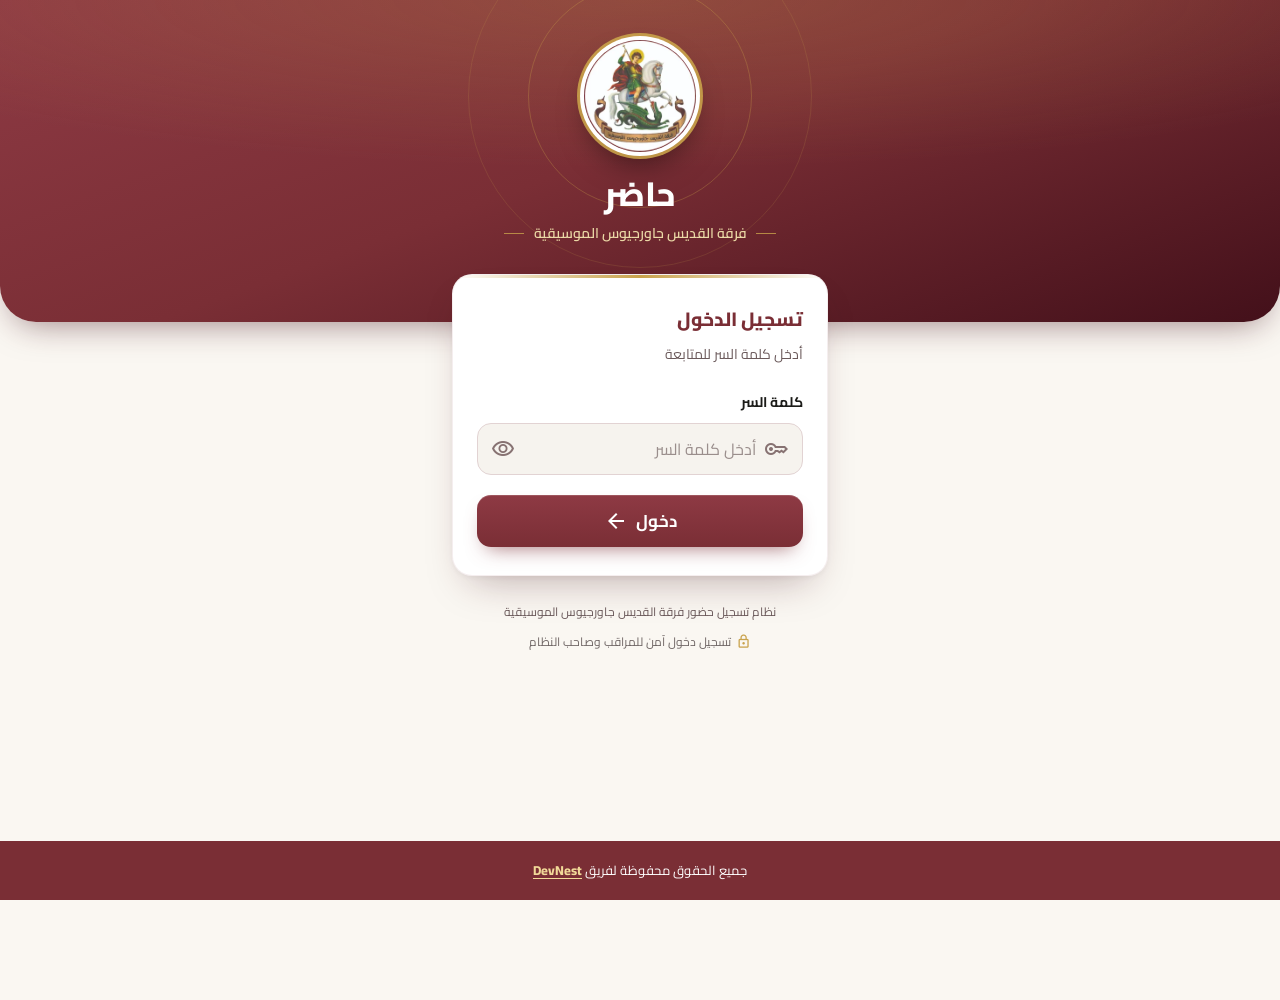
<file: index.html>
<!DOCTYPE html>
<html lang="ar" dir="rtl">
<head>
  <meta charset="UTF-8">
  <meta name="viewport" content="width=device-width, initial-scale=1.0, viewport-fit=cover">
  <meta name="theme-color" content="#7A2E35">
  <meta name="description" content="حاضر - نظام تسجيل حضور فرقة القديس جاورجيوس الموسيقية">

  <title>حاضر | تسجيل الدخول</title>

  <link rel="icon" type="image/png" href="assets/logo-192.png">
  <link rel="apple-touch-icon" href="assets/logo-192.png">
  <link rel="preload" as="image" type="image/webp" href="assets/logo-256.webp">

  <link rel="preconnect" href="https://fonts.googleapis.com">
  <link rel="preconnect" href="https://fonts.gstatic.com" crossorigin>
  <link rel="preconnect" href="https://script.google.com" crossorigin>
  <link rel="preconnect" href="https://script.googleusercontent.com" crossorigin>

  <link rel="manifest" href="manifest.webmanifest">
  <link href="https://fonts.googleapis.com/css2?family=Cairo:wght@400..800&display=swap" rel="stylesheet">
  <link href="https://fonts.googleapis.com/css2?family=Material+Symbols+Outlined:opsz,wght@20..24,400..700&icon_names=arrow_back,arrow_forward,badge,calendar_month,calendar_today,check,check_circle,description,download,error,event_busy,family_restroom,flashlight_off,flashlight_on,graphic_eq,groups,history,hourglass_top,how_to_reg,info,key,lock,military_tech,music_note,person,person_add,person_off,person_search,photo_camera,print,qr_code_2,qr_code_scanner,refresh,schedule,search,videocam_off,visibility,visibility_off,warning&display=block" rel="stylesheet">

  <link rel="stylesheet" href="css/app.css">
  <link rel="stylesheet" href="css/login.css">
</head>

<body class="login-page">

  <noscript>
    <p class="noscript-note">هذه الصفحة تحتاج تفعيل جافاسكربت في المتصفح.</p>
  </noscript>

  <!-- الرأس العنابي -->
  <header class="login-hero">
    <div class="hero-rings" aria-hidden="true"></div>

    <div class="hero-content">
      <div class="logo-wrap">
        <img
          id="bandLogo"
          class="login-logo"
          src="assets/logo-256.webp"
          alt="شعار فرقة القديس جاورجيوس الموسيقية"
          width="120" height="120"
          decoding="async">
      </div>

      <h1 class="login-title">حاضر</h1>

      <p class="login-subtitle">
        <span class="login-divider" aria-hidden="true"></span>
        <span>فرقة القديس جاورجيوس الموسيقية</span>
        <span class="login-divider" aria-hidden="true"></span>
      </p>
    </div>
  </header>

  <main class="login-main">

    <section class="login-card" aria-labelledby="cardTitle">

      <h2 id="cardTitle" class="card-title">تسجيل الدخول</h2>
      <p class="card-sub">أدخل كلمة السر للمتابعة</p>

      <form id="loginForm" novalidate>

        <div class="form-group">

          <label for="passwordField" class="login-label">كلمة السر</label>

          <div class="field">

            <span class="login-key-icon" aria-hidden="true">
              <span class="material-symbols-outlined">key</span>
            </span>

            <input
              id="passwordField"
              name="band_password"
              type="password"
              class="login-input"
              autocomplete="current-password"
              placeholder="أدخل كلمة السر"
              required
              maxlength="256"
              enterkeyhint="go"
              autocapitalize="off"
              autocorrect="off"
              spellcheck="false"
              aria-describedby="errorMsg">

            <button
              id="togglePasswordBtn"
              type="button"
              class="login-toggle-password"
              aria-label="إظهار كلمة السر"
              aria-pressed="false">
              <span class="material-symbols-outlined" id="eyeIcon">visibility</span>
            </button>

          </div>

          <div id="errorMsg" class="auth-notice error" role="alert" hidden>
            <span class="material-symbols-outlined" aria-hidden="true">error</span>
            <p id="errorText">يرجى إدخال كلمة السر.</p>
          </div>

          <div id="loginNotice" class="auth-notice info" role="status" aria-live="polite" hidden>
            <p id="loginNoticeText"></p>
          </div>

        </div>

        <button id="submitBtn" type="submit" class="login-button">
          <span id="submitBtnText">دخول</span>
          <span id="submitBtnIcon" class="material-symbols-outlined" aria-hidden="true">arrow_forward</span>
        </button>

      </form>

    </section>

    <p class="login-footer">نظام تسجيل حضور فرقة القديس جاورجيوس الموسيقية</p>

    <p class="login-security-note">
      <span class="material-symbols-outlined" aria-hidden="true">lock</span>
      <span>تسجيل دخول آمن للمراقب وصاحب النظام</span>
    </p>

  </main>

  <footer class="site-footer">
    جميع الحقوق محفوظة لفريق
    <a href="http://mohammedalmostfa.me/Portfolio2/" target="_blank" rel="noopener noreferrer">DevNest</a>
  </footer>

  <script defer src="js/config.js"></script>
  <script defer src="js/api.js"></script>
  <script defer src="js/login.js"></script>

  <script defer src="js/pwa.js"></script>
</body>
</html>
</file>
<file: css/app.css>
:root {
  --color-primary: #7A2E35;
  --color-primary-dark: #5D1820;
  --color-gold: #C9A24B;
  --color-background: #FAF7F2;
  --color-surface: #FFFFFF;
  --color-surface-low: #F6F3EE;
  --color-surface-high: #EBE8E3;
  --color-text: #1C1C19;
  --color-text-muted: #544243;
  --color-outline: #877272;
  --color-outline-variant: #DAC1C1;
  --color-success: #3E8E3E;
  --color-error: #C62828;
  --color-warning: #F2A900;
  --color-muted: #858585;

  --radius-card: 16px;
  --radius-control: 12px;
  --control-height: 52px;

  --shadow-card:
    0 10px 24px -6px rgba(122, 46, 53, 0.06),
    0 4px 8px -2px rgba(30, 27, 24, 0.03);
  padding-bottom: calc(100px + env(safe-area-inset-bottom));
}

*,
*::before,
*::after {
  box-sizing: border-box;
}

html {
  min-height: 100%;
  background: var(--color-background);
  scroll-behavior: smooth;
  -webkit-text-size-adjust: 100%;
}

body {
  display: flex;
  flex-direction: column;
  min-height: 100vh;
  min-height: 100dvh;
  margin: 0;
  font-family: "Cairo", sans-serif;
  color: var(--color-text);
  background: var(--color-background);
  -webkit-font-smoothing: antialiased;
  text-rendering: optimizeLegibility;
}

button,
input,
select,
textarea {
  font: inherit;
}

button {
  cursor: pointer;
  -webkit-tap-highlight-color: transparent;
}

button:disabled {
  cursor: not-allowed;
  opacity: 0.65;
}

img {
  max-width: 100%;
}

a {
  color: inherit;
  -webkit-tap-highlight-color: transparent;
}

[hidden],
.hidden {
  display: none !important;
}

.screen {
  display: block;
  width: 100%;
  min-height: 100vh;
}

.material-symbols-outlined {
  font-weight: normal;
  font-style: normal;
  font-size: 24px;
  line-height: 1;
  letter-spacing: normal;
  text-transform: none;
  display: inline-block;
  white-space: nowrap;
  direction: ltr;
  font-feature-settings: "liga";
  -webkit-font-feature-settings: "liga";
  -webkit-font-smoothing: antialiased;
}

button:focus-visible,
a:focus-visible,
input:focus-visible,
select:focus-visible,
textarea:focus-visible {
  outline: 3px solid rgba(201, 162, 75, 0.75);
  outline-offset: 3px;
}

.app-card {
  background: var(--color-surface);
  border: 1px solid var(--color-outline-variant);
  border-radius: var(--radius-card);
  box-shadow: var(--shadow-card);
}

.app-button {
  display: inline-flex;
  min-height: var(--control-height);
  align-items: center;
  justify-content: center;
  gap: 8px;
  padding: 12px 18px;
  border: 1px solid transparent;
  border-radius: var(--radius-control);
  font-weight: 700;
  text-align: center;
  text-decoration: none;
  transition:
    background-color 150ms ease,
    border-color 150ms ease,
    transform 150ms ease;
}

.app-button:active {
  transform: scale(0.99);
}

.app-button-primary {
  color: #FFFFFF;
  background: var(--color-primary);
}

.app-button-primary:hover {
  background: var(--color-primary-dark);
}

.app-button-secondary {
  color: var(--color-primary);
  background: #FFFFFF;
  border-color: var(--color-outline-variant);
}

.app-button-secondary:hover {
  background: var(--color-surface-low);
}

.app-input {
  width: 100%;
  min-height: var(--control-height);
  padding: 12px 14px;
  color: var(--color-text);
  background: var(--color-surface-low);
  border: 1px solid var(--color-outline-variant);
  border-radius: var(--radius-control);
}

.app-input::placeholder {
  color: var(--color-outline);
  opacity: 0.8;
}

.app-input:focus {
  background: #FFFFFF;
  border-color: var(--color-primary);
  outline: none;
  box-shadow: 0 0 0 3px rgba(122, 46, 53, 0.12);
}

.app-notice {
  padding: 12px 14px;
  border-radius: var(--radius-control);
  font-size: 14px;
  line-height: 1.8;
}

.app-notice-success {
  color: #246B2B;
  background: #EAF5E8;
  border: 1px solid #C7E5C3;
}

.app-notice-error {
  color: #BA1A1A;
  background: #FFF0EF;
  border: 1px solid #F3CECA;
}

.app-notice-warning {
  color: #795902;
  background: #FFF6DF;
  border: 1px solid #F2D68D;
}

.app-notice-info {
  color: var(--color-text-muted);
  background: var(--color-surface-low);
  border: 1px solid var(--color-outline-variant);
}

.text-muted {
  color: var(--color-text-muted);
}

.text-primary {
  color: var(--color-primary);
}

.text-success {
  color: var(--color-success);
}

.text-error {
  color: var(--color-error);
}

.text-warning {
  color: var(--color-warning);
}

/* تذييل موحد ورابط فريق التطوير */
.site-footer {
  width: 100%;
  margin-top: auto;
  padding: 18px 16px calc(18px + env(safe-area-inset-bottom));
  color: #FFFFFF;
  background: var(--color-primary);
  text-align: center;
  font-size: 13px;
  line-height: 1.8;
}

.site-footer a {
  color: #F1D998;
  font-weight: 800;
  text-decoration: underline;
  text-underline-offset: 3px;
}

.site-footer a:hover {
  color: #FFFFFF;
}

/* رسائل التنبيه */
.toast-container {
  position: fixed;
  z-index: 100;
  top: 16px;
  right: 16px;
  left: 16px;
  display: flex;
  flex-direction: column;
  gap: 8px;
  pointer-events: none;
}

.toast-message {
  width: 100%;
  max-width: 480px;
  margin-inline: auto;
  padding: 14px 16px;
  border-radius: var(--radius-control);
  color: #FFFFFF;
  background: #333333;
  box-shadow: 0 8px 24px rgba(0, 0, 0, 0.14);
  font-size: 14px;
  line-height: 1.7;
  pointer-events: auto;
}

.toast-message.success {
  background: #246B2B;
}

.toast-message.error {
  background: #BA1A1A;
}

.toast-message.warning {
  color: #332400;
  background: #F2A900;
}

/* شاشات الموبايل */
@media (max-width: 480px) {
  .app-card {
    border-radius: 14px;
  }

  .app-button {
    width: 100%;
  }
}

/* احترام إعداد تقليل الحركة */
@media (prefers-reduced-motion: reduce) {
  *,
  *::before,
  *::after {
    scroll-behavior: auto !important;
    animation-duration: 0.01ms !important;
    animation-iteration-count: 1 !important;
    transition-duration: 0.01ms !important;
  }
}
</file>
<file: css/login.css>
/* =========================================================
   حاضر | ستايل صفحة الدخول
   ========================================================= */

:root {
  --maroon: #7A2E35;
  --maroon-light: #8E3A44;
  --maroon-dark: #5D1820;
  --maroon-deep: #43101A;
  --gold: #C9A24B;
  --gold-soft: #EBD9A6;
  --cream: #FAF7F2;
  --field: #F6F3EE;
  --border: #E2D3D3;
  --text: #1C1C19;
  --muted: #6B5A5B;
  --icon: #877272;
  --danger: #BA1A1A;
}

*,
*::before,
*::after {
  box-sizing: border-box;
}

/* ---------- الصفحة ---------- */
.login-page {
  margin: 0;
  min-height: 100vh;
  min-height: 100dvh;
  display: flex;
  flex-direction: column;
  background: var(--cream);
  color: var(--text);
  font-family: 'Cairo', 'Segoe UI', Tahoma, sans-serif;
  -webkit-font-smoothing: antialiased;
  -webkit-text-size-adjust: 100%;
}

.noscript-note {
  margin: 0;
  padding: 12px;
  text-align: center;
  background: #FFF0EF;
  color: var(--danger);
  font-size: 14px;
}

/* ---------- الرأس العنابي ---------- */
.login-hero {
  position: relative;
  overflow: hidden;
  padding: calc(env(safe-area-inset-top, 0px) + 2.25rem) 1.25rem 4.75rem;
  text-align: center;
  color: #fff;
  background:
    radial-gradient(120% 90% at 50% 0%, rgba(201, 162, 75, 0.22), transparent 58%),
    linear-gradient(160deg, var(--maroon-light) 0%, var(--maroon) 48%, var(--maroon-deep) 100%);
  border-radius: 0 0 2.25rem 2.25rem;
  box-shadow: 0 14px 34px -14px rgba(67, 16, 26, 0.55);
}

/* حلقات ذهبية حول الشعار */
.hero-rings {
  position: absolute;
  inset: 0;
  pointer-events: none;
}

.hero-rings::before,
.hero-rings::after {
  content: "";
  position: absolute;
  left: 50%;
  transform: translateX(-50%);
  border-radius: 50%;
  border: 1px solid rgba(201, 162, 75, 0.30);
}

.hero-rings::before {
  top: -1rem;
  width: 14rem;
  height: 14rem;
}

.hero-rings::after {
  top: -4.75rem;
  width: 21.5rem;
  height: 21.5rem;
  border-color: rgba(201, 162, 75, 0.16);
}

.hero-content {
  position: relative;
  z-index: 1;
}

.logo-wrap {
  width: 7.5rem;
  height: 7.5rem;
  margin: 0 auto 1.1rem;
  padding: 4px;
  border-radius: 50%;
  background: #fff;
  box-shadow:
    0 0 0 3px rgba(201, 162, 75, 0.9),
    0 16px 30px -10px rgba(0, 0, 0, 0.5);
  animation: login-pop 0.5s cubic-bezier(0.2, 0.8, 0.2, 1) both;
}

.login-logo {
  display: block;
  width: 100%;
  height: 100%;
  border-radius: 50%;
  object-fit: cover;
}

.login-title {
  margin: 0 0 0.4rem;
  font-size: 2.1rem;
  line-height: 1.2;
  font-weight: 800;
  letter-spacing: -0.01em;
  color: #fff;
}

.login-subtitle {
  margin: 0;
  display: flex;
  align-items: center;
  justify-content: center;
  gap: 0.6rem;
  font-size: 0.875rem;
  font-weight: 600;
  color: var(--gold-soft);
}

.login-divider {
  display: inline-block;
  width: 1.25rem;
  height: 1px;
  background: var(--gold);
  opacity: 0.8;
}

/* ---------- المحتوى والبطاقة ---------- */
.login-main {
  position: relative;
  z-index: 1;
  flex: 1;
  width: 100%;
  max-width: 26rem;
  margin: -3rem auto 0;
  padding: 0 1.25rem calc(env(safe-area-inset-bottom, 0px) + 1.5rem);
}

.login-card {
  position: relative;
  overflow: hidden;
  padding: 1.6rem 1.5rem 1.75rem;
  background: #fff;
  border: 1px solid rgba(122, 46, 53, 0.08);
  border-radius: 1.25rem;
  box-shadow:
    0 20px 40px -18px rgba(67, 16, 26, 0.35),
    0 2px 6px rgba(30, 27, 24, 0.05);
  animation: login-rise 0.55s ease-out 0.08s both;
}

/* خط ذهبي رفيع أعلى البطاقة */
.login-card::before {
  content: "";
  position: absolute;
  inset: 0 0 auto 0;
  height: 3px;
  background: linear-gradient(90deg, transparent, var(--gold), transparent);
}

.card-title {
  margin: 0;
  font-size: 1.2rem;
  font-weight: 800;
  color: var(--maroon);
}

.card-sub {
  margin: 0.25rem 0 1.4rem;
  font-size: 0.875rem;
  color: var(--muted);
}

/* ---------- الحقل ---------- */
.login-label {
  display: block;
  margin-bottom: 0.5rem;
  font-size: 0.875rem;
  font-weight: 700;
  color: var(--text);
}

.field {
  position: relative;
}

.login-input {
  display: block;
  width: 100%;
  min-height: 3.25rem;
  padding-block: 0;
  padding-inline: 2.9rem 3rem;
  font: inherit;
  font-size: 1rem; /* 16px: يمنع تكبير الصفحة تلقائياً على iOS */
  color: var(--text);
  background: var(--field);
  border: 1.5px solid var(--border);
  border-radius: 0.875rem;
  -webkit-appearance: none;
  appearance: none;
  transition: border-color 150ms ease, background 150ms ease, box-shadow 150ms ease;
}

.login-input::placeholder {
  color: #9A8E8C;
  letter-spacing: normal;
}

.login-input[type="password"]:not(:placeholder-shown) {
  letter-spacing: 0.2em;
}

.login-input:hover {
  border-color: #CDB6B6;
}

.login-input:focus {
  outline: none;
  background: #fff;
  border-color: var(--maroon);
  box-shadow: 0 0 0 4px rgba(122, 46, 53, 0.12);
}

.login-input:disabled {
  opacity: 0.7;
  cursor: not-allowed;
}

/* منع تلوين المتصفح عند التعبئة التلقائية */
.login-input:-webkit-autofill {
  -webkit-box-shadow: 0 0 0 1000px var(--field) inset;
  -webkit-text-fill-color: var(--text);
  caret-color: var(--text);
}

/* حالة الخطأ: الحقل بيتلوّن أحمر لما تظهر رسالة الخطأ */
.form-group:has(.auth-notice.error:not([hidden])) .login-input {
  border-color: var(--danger);
  background: #FFF8F7;
}

.form-group:has(.auth-notice.error:not([hidden])) .login-input:focus {
  box-shadow: 0 0 0 4px rgba(186, 26, 26, 0.12);
}

/* أيقونة المفتاح */
.login-key-icon {
  position: absolute;
  top: 50%;
  inset-inline-start: 0.95rem;
  transform: translateY(-50%);
  display: flex;
  color: var(--icon);
  pointer-events: none;
  transition: color 150ms ease;
}

.field:focus-within .login-key-icon {
  color: var(--maroon);
}

/* زر إظهار/إخفاء كلمة السر */
.login-toggle-password {
  position: absolute;
  top: 50%;
  inset-inline-end: 0.35rem;
  transform: translateY(-50%);
  display: grid;
  place-items: center;
  width: 2.5rem;
  height: 2.5rem;
  padding: 0;
  border: 0;
  border-radius: 0.625rem;
  background: transparent;
  color: var(--icon);
  cursor: pointer;
  transition: background 150ms ease, color 150ms ease;
}

.login-toggle-password:hover {
  background: rgba(122, 46, 53, 0.07);
  color: var(--maroon);
}

.login-toggle-password:focus-visible {
  outline: 2px solid var(--maroon);
  outline-offset: 1px;
}

.login-toggle-password:disabled {
  cursor: not-allowed;
  opacity: 0.6;
}

/* ---------- الرسائل ---------- */
.auth-notice {
  display: flex;
  align-items: flex-start;
  gap: 0.5rem;
  margin-top: 0.75rem;
  padding: 0.7rem 0.875rem;
  border-radius: 0.75rem;
  font-size: 0.8125rem;
  line-height: 1.8;
}

.auth-notice p {
  flex: 1;
  margin: 0;
}

.auth-notice .material-symbols-outlined {
  margin-top: 0.2rem;
  font-size: 1.125rem;
}

.auth-notice.error {
  color: var(--danger);
  background: #FFF0EF;
  border: 1px solid #F3CECA;
}

.auth-notice.error:not([hidden]) {
  animation: login-shake 0.4s ease-in-out;
}

.auth-notice.info {
  color: var(--muted);
  background: var(--field);
  border: 1px solid var(--border);
}

/* ---------- زر الدخول ---------- */
.login-button {
  display: flex;
  align-items: center;
  justify-content: center;
  gap: 0.5rem;
  width: 100%;
  min-height: 3.25rem;
  margin-top: 1.25rem;
  padding: 0 1rem;
  border: 0;
  border-radius: 0.875rem;
  font: inherit;
  font-size: 1.0625rem;
  font-weight: 700;
  color: #fff;
  cursor: pointer;
  background: linear-gradient(180deg, var(--maroon-light), var(--maroon));
  box-shadow:
    0 10px 20px -10px rgba(122, 46, 53, 0.7),
    inset 0 1px 0 rgba(255, 255, 255, 0.14);
  transition: background 150ms ease, transform 150ms ease, box-shadow 150ms ease;
}

.login-button:hover:not(:disabled) {
  background: linear-gradient(180deg, var(--maroon), var(--maroon-dark));
  transform: translateY(-1px);
}

.login-button:active:not(:disabled) {
  transform: translateY(0) scale(0.99);
}

.login-button:focus-visible {
  outline: 3px solid rgba(201, 162, 75, 0.7);
  outline-offset: 2px;
}

.login-button:disabled {
  cursor: not-allowed;
  opacity: 0.8;
}

/* السهم باتجاه اليسار (RTL) */
#submitBtnIcon {
  transform: scaleX(-1);
  transition: transform 150ms ease;
}

.login-button:hover:not(:disabled) #submitBtnIcon {
  transform: scaleX(-1) translateX(3px);
}

/* أثناء التحميل (الزر معطّل): دوّارة بدل السهم */
.login-button:disabled #submitBtnIcon {
  display: none;
}

.login-button:disabled::after {
  content: "";
  width: 1.15rem;
  height: 1.15rem;
  border-radius: 50%;
  border: 2px solid rgba(255, 255, 255, 0.35);
  border-top-color: #fff;
  animation: login-spin 0.7s linear infinite;
}

/* ---------- التذييل ---------- */
.login-footer {
  margin: 1.5rem 0 0;
  text-align: center;
  font-size: 0.75rem;
  color: var(--muted);
}

.login-security-note {
  display: flex;
  align-items: center;
  justify-content: center;
  gap: 0.3rem;
  margin: 0.4rem 0 0;
  font-size: 0.75rem;
  color: #6F6665;
}

.login-security-note .material-symbols-outlined {
  font-size: 0.95rem;
  color: var(--gold);
}

/* ---------- أيقونات Material ---------- */
.material-symbols-outlined {
  font-family: 'Material Symbols Outlined';
  font-weight: normal;
  font-style: normal;
  font-size: 24px;
  line-height: 1;
  letter-spacing: normal;
  text-transform: none;
  display: inline-block;
  white-space: nowrap;
  direction: ltr;
  font-feature-settings: "liga";
  -webkit-font-feature-settings: "liga";
  -webkit-font-smoothing: antialiased;
  font-variation-settings: 'FILL' 0, 'wght' 400, 'GRAD' 0, 'opsz' 24;
}

[hidden] {
  display: none !important;
}

/* ---------- حركات ---------- */
@keyframes login-rise {
  from { opacity: 0; transform: translateY(14px); }
  to   { opacity: 1; transform: translateY(0); }
}

@keyframes login-pop {
  from { opacity: 0; transform: scale(0.9); }
  to   { opacity: 1; transform: scale(1); }
}

@keyframes login-shake {
  0%, 100% { transform: translateX(0); }
  20% { transform: translateX(-6px); }
  40% { transform: translateX(6px); }
  60% { transform: translateX(-4px); }
  80% { transform: translateX(4px); }
}

@keyframes login-spin {
  to { transform: rotate(360deg); }
}

/* ---------- شاشات قصيرة (موبايل بالعرض أو صغير) ---------- */
@media (max-height: 640px) {
  .login-hero {
    padding-top: calc(env(safe-area-inset-top, 0px) + 1.25rem);
    padding-bottom: 3.75rem;
  }
  .logo-wrap {
    width: 5.5rem;
    height: 5.5rem;
    margin-bottom: 0.6rem;
  }
  .login-title {
    font-size: 1.65rem;
  }
  .login-main {
    margin-top: -2.5rem;
  }
}

/* ---------- تقليل الحركة ---------- */
@media (prefers-reduced-motion: reduce) {
  *,
  *::before,
  *::after {
    scroll-behavior: auto !important;
    animation-duration: 0.01ms !important;
    animation-iteration-count: 1 !important;
    transition-duration: 0.01ms !important;
  }
}
</file>
<file: css/add-member.css>
/* =========================================================
   حاضر | إضافة عضو جديد
   عنابي · ذهبي · كريمي — موبايل أولاً · RTL · Cairo
   ========================================================= */

:root {
  --maroon: #7A2E35;
  --maroon-light: #8E3A44;
  --maroon-dark: #5D1820;
  --maroon-deep: #43101A;

  --gold: #C9A24B;
  --gold-light: #EBD9A6;
  --gold-dark: #8A6A1F;

  --cream: #FAF7F2;
  --field: #FBF9F6;
  --white: #FFFFFF;

  --border: #E2D3D3;
  --text: #1C1C19;
  --muted: #6B5A5B;
  --icon: #877272;

  --success: #2F7334;
  --success-bg: #F0F8F0;
  --success-border: #CFE5D0;

  --danger: #BA1A1A;
  --danger-bg: #FFF2F1;
  --danger-border: #F1C7C4;

  --ease: 160ms ease;
}

/* ---------- الأساس ---------- */
*,
*::before,
*::after {
  box-sizing: border-box;
}

html {
  min-height: 100%;
  background: var(--cream);
  -webkit-text-size-adjust: 100%;
  text-size-adjust: 100%;
}

body.add-member-page {
  min-width: 320px;
  min-height: 100vh;
  min-height: 100dvh;
  margin: 0;
  color: var(--text);
  background:
    radial-gradient(ellipse at 100% 0%, rgba(201, 162, 75, 0.08), transparent 34rem),
    var(--cream);
  font-family: "Cairo", "Segoe UI", Tahoma, sans-serif;
  font-size: 15px;
  line-height: 1.7;
  -webkit-font-smoothing: antialiased;
  -moz-osx-font-smoothing: grayscale;
}

.add-member-page button,
.add-member-page input {
  font: inherit;
}

.add-member-page button {
  -webkit-tap-highlight-color: transparent;
}

.add-member-page button:focus-visible {
  outline: 3px solid rgba(201, 162, 75, 0.8);
  outline-offset: 3px;
}

.add-member-page ::selection {
  background: rgba(201, 162, 75, 0.3);
  color: var(--maroon-dark);
}

.add-member-page .material-symbols-outlined {
  display: inline-flex;
  align-items: center;
  justify-content: center;
  font-family: "Material Symbols Outlined", sans-serif;
  font-weight: normal;
  font-style: normal;
  font-size: 24px;
  line-height: 1;
  letter-spacing: normal;
  text-transform: none;
  white-space: nowrap;
  direction: ltr;
  font-feature-settings: "liga";
  -webkit-font-feature-settings: "liga";
  -webkit-font-smoothing: antialiased;
  font-variation-settings: "FILL" 0, "wght" 400, "GRAD" 0, "opsz" 24;
}

[hidden] {
  display: none !important;
}

.noscript-note {
  margin: 0;
  padding: 12px;
  text-align: center;
  color: var(--danger);
  background: var(--danger-bg);
  font-size: 14px;
}

/* ---------- الشريط العلوي ---------- */
.page-header {
  position: sticky;
  top: 0;
  z-index: 40;
  background: rgba(255, 255, 255, 0.88);
  border-bottom: 1px solid rgba(122, 46, 53, 0.08);
  -webkit-backdrop-filter: saturate(1.4) blur(12px);
  backdrop-filter: saturate(1.4) blur(12px);
}

.page-header-inner {
  display: flex;
  align-items: center;
  gap: 12px;
  width: 100%;
  max-width: 36rem;
  margin-inline: auto;
  padding:
    calc(env(safe-area-inset-top, 0px) + 10px)
    16px
    10px;
}

.back-button {
  display: grid;
  place-items: center;
  flex: 0 0 44px;
  width: 44px;
  height: 44px;
  padding: 0;
  color: var(--maroon);
  background: var(--white);
  border: 1px solid var(--border);
  border-radius: 14px;
  cursor: pointer;
  transition: background var(--ease), border-color var(--ease), transform var(--ease);
}

.back-button:hover {
  background: var(--cream);
  border-color: rgba(201, 162, 75, 0.7);
}

.back-button:active {
  transform: scale(0.95);
}

.header-copy {
  flex: 1;
  min-width: 0;
  line-height: 1.4;
}

.header-copy h1 {
  margin: 0;
  color: var(--maroon);
  font-size: 19px;
  font-weight: 800;
}

.header-copy p {
  margin: 1px 0 0;
  color: var(--muted);
  font-size: 12px;
  font-weight: 600;
}

.header-logo {
  display: grid;
  place-items: center;
  flex: 0 0 46px;
  width: 46px;
  height: 46px;
  padding: 3px;
  overflow: hidden;
  background: var(--white);
  border-radius: 50%;
  box-shadow: 0 0 0 1.5px rgba(201, 162, 75, 0.85), 0 4px 10px rgba(67, 16, 26, 0.1);
}

.header-logo img {
  display: block;
  width: 100%;
  height: 100%;
  border-radius: 50%;
  object-fit: cover;
}

.header-logo .material-symbols-outlined {
  color: var(--maroon);
}

/* ---------- المحتوى ---------- */
.am-main {
  width: 100%;
  max-width: 36rem;
  margin-inline: auto;
  padding: 20px 16px calc(7.5rem + env(safe-area-inset-bottom, 0px));
}

/* ---------- بطاقة النموذج ---------- */
.form-panel {
  position: relative;
  display: grid;
  gap: 22px;
  padding: 26px 20px 22px;
  overflow: hidden;
  background: var(--white);
  border: 1px solid rgba(226, 211, 211, 0.9);
  border-radius: 24px;
  box-shadow:
    0 2px 6px rgba(67, 16, 26, 0.03),
    0 18px 40px -18px rgba(67, 16, 26, 0.22);
}

/* خط ذهبي رفيع أعلى البطاقة */
.form-panel::before {
  content: "";
  position: absolute;
  inset: 0 0 auto 0;
  height: 3px;
  background: linear-gradient(90deg, transparent, var(--gold), transparent);
}

.panel-heading {
  display: flex;
  align-items: center;
  gap: 9px;
}

.panel-dot {
  width: 8px;
  height: 8px;
  background: var(--gold);
  border-radius: 50%;
  box-shadow: 0 0 0 4px rgba(201, 162, 75, 0.16);
}

.section-label {
  margin: 0;
  color: var(--maroon-dark);
  font-size: 15px;
  font-weight: 800;
}

/* ---------- الحقول ---------- */
.field-group {
  min-width: 0;
}

.field-group label,
.field-group legend {
  display: block;
  margin-bottom: 8px;
  padding: 0;
  color: var(--text);
  font-size: 14px;
  font-weight: 700;
}

.req {
  color: var(--maroon);
  margin-inline-start: 2px;
}

.field-shell {
  display: flex;
  align-items: center;
  gap: 10px;
  min-height: 54px;
  padding-inline: 14px;
  background: var(--field);
  border: 1.5px solid var(--border);
  border-radius: 14px;
  transition: border-color var(--ease), background var(--ease), box-shadow var(--ease);
}

.field-shell:hover {
  border-color: #CFB9B8;
}

.field-shell:focus-within {
  background: var(--white);
  border-color: var(--maroon);
  box-shadow: 0 0 0 4px rgba(122, 46, 53, 0.1);
}

.field-icon {
  flex: 0 0 auto;
  font-size: 22px !important;
  color: var(--icon);
  transition: color var(--ease);
}

.field-shell:focus-within .field-icon {
  color: var(--maroon);
}

.field-input {
  flex: 1;
  display: block;
  width: 100%;
  min-width: 0;
  min-height: 50px;
  padding: 0;
  color: var(--text);
  background: transparent;
  border: 0;
  border-radius: 0;
  outline: none;
  box-shadow: none;
  -webkit-appearance: none;
  appearance: none;
  font-size: 16px; /* يمنع تكبير الصفحة تلقائياً على iOS */
  font-weight: 600;
  text-align: start;
  caret-color: var(--maroon);
}

.field-input::placeholder {
  color: #A49A94;
  font-weight: 500;
  opacity: 1;
}

.field-input:disabled {
  cursor: not-allowed;
  opacity: 0.6;
}

.field-input:-webkit-autofill,
.field-input:-webkit-autofill:hover,
.field-input:-webkit-autofill:focus {
  -webkit-text-fill-color: var(--text);
  transition: background-color 9999s ease-in-out 0s;
}

.field-hint {
  margin: 7px 0 0;
  padding-inline: 2px;
  color: var(--muted);
  font-size: 12.5px;
  line-height: 1.8;
}

/* حالة الخطأ (بتشتغل بـ aria-invalid أو كلاس is-invalid) */
.field-shell.is-invalid,
.field-shell:has(.field-input[aria-invalid="true"]) {
  background: #FFF8F7;
  border-color: var(--danger);
}

.field-shell.is-invalid .field-icon,
.field-shell:has(.field-input[aria-invalid="true"]) .field-icon {
  color: var(--danger);
}

.field-shell.is-invalid:focus-within,
.field-shell:has(.field-input[aria-invalid="true"]):focus-within {
  box-shadow: 0 0 0 4px rgba(186, 26, 26, 0.1);
}

/* ---------- اختيار الآلة ---------- */
.instrument-fieldset {
  min-width: 0;
  margin: 0;
  padding: 0;
  border: 0;
}

.instrument-grid {
  display: grid;
  grid-template-columns: repeat(3, minmax(0, 1fr));
  gap: 10px;
}

.instrument-card {
  position: relative;
  display: flex;
  flex-direction: column;
  align-items: center;
  justify-content: center;
  gap: 9px;
  min-width: 0;
  min-height: 118px;
  padding: 16px 6px 14px;
  color: var(--text);
  background: linear-gradient(180deg, #FFFFFF, #FFFCF8);
  border: 1.5px solid var(--border);
  border-radius: 18px;
  text-align: center;
  cursor: pointer;
  transition:
    transform var(--ease),
    border-color var(--ease),
    background var(--ease),
    box-shadow var(--ease);
}

.instrument-card:hover {
  transform: translateY(-2px);
  border-color: #CDAE76;
  box-shadow: 0 6px 16px -8px rgba(93, 24, 32, 0.25);
}

.instrument-card:active {
  transform: scale(0.98);
}

.instrument-icon {
  display: grid;
  place-items: center;
  width: 46px;
  height: 46px;
  color: var(--maroon);
  background: #F8F1E5;
  border: 1px solid #F0E4D0;
  border-radius: 15px;
  transition: background var(--ease), color var(--ease), border-color var(--ease);
}

.instrument-icon .material-symbols-outlined {
  font-size: 26px;
}

.instrument-title {
  max-width: 100%;
  color: var(--maroon-dark);
  font-size: 14px;
  font-weight: 800;
  line-height: 1.5;
  overflow-wrap: anywhere;
}

.instrument-check {
  position: absolute;
  top: 8px;
  inset-inline-start: 8px;
  display: grid;
  place-items: center;
  width: 21px;
  height: 21px;
  color: transparent;
  background: var(--white);
  border: 1.5px solid #DED3C8;
  border-radius: 50%;
  transition: background var(--ease), border-color var(--ease), color var(--ease);
}

.instrument-check .material-symbols-outlined {
  font-size: 15px;
  font-variation-settings: "FILL" 0, "wght" 700, "GRAD" 0, "opsz" 20;
}

/* البطاقة المختارة */
.instrument-card[aria-checked="true"] {
  background: linear-gradient(155deg, #FFFDF9, #F8F0E5);
  border-color: var(--maroon);
  box-shadow:
    0 0 0 3px rgba(122, 46, 53, 0.08),
    0 8px 18px -8px rgba(93, 24, 32, 0.3);
}

.instrument-card[aria-checked="true"] .instrument-icon {
  color: #fff;
  background: var(--maroon);
  border-color: rgba(201, 162, 75, 0.7);
}

.instrument-card[aria-checked="true"] .instrument-check {
  color: var(--maroon-deep);
  background: var(--gold);
  border-color: var(--gold);
}

/* ---------- بطاقة الملاحظة ---------- */
.info-card {
  display: flex;
  align-items: flex-start;
  gap: 12px;
  padding: 13px 14px;
  background: #FAF6EE;
  border: 1px solid #EBE2D5;
  border-radius: 16px;
}

.info-card .material-symbols-outlined {
  flex: 0 0 auto;
  margin-top: 1px;
  color: var(--gold-dark);
  font-size: 24px;
}

.info-card p {
  margin: 0;
  color: var(--muted);
  font-size: 13px;
  line-height: 1.9;
}

/* ---------- رسائل النجاح والخطأ ---------- */
.form-notice {
  display: flex;
  align-items: flex-start;
  gap: 10px;
  padding: 13px 14px;
  color: #76550B;
  background: #FFF9E9;
  border: 1px solid #E8D8AE;
  border-radius: 14px;
  font-size: 13px;
  line-height: 1.9;
  overflow-wrap: anywhere;
}

.form-notice:not([hidden]) {
  animation: am-fade-in 180ms ease-out;
}

.form-notice .material-symbols-outlined {
  flex: 0 0 auto;
  margin-top: 3px;
  font-size: 20px;
}

.form-notice p {
  flex: 1;
  min-width: 0;
  margin: 0;
}

.form-notice.info {
  color: #76550B;
  background: #FFF9E9;
  border-color: #E8D8AE;
}

.form-notice.success {
  color: var(--success);
  background: var(--success-bg);
  border-color: var(--success-border);
}

.form-notice.error {
  color: var(--danger);
  background: var(--danger-bg);
  border-color: var(--danger-border);
}

.form-notice.error:not([hidden]) {
  animation: am-shake 0.4s ease-in-out;
}

/* ---------- زر الحفظ الثابت ---------- */
.bottom-action {
  position: fixed;
  inset-inline: 0;
  bottom: 0;
  z-index: 30;
  padding: 12px 16px calc(12px + env(safe-area-inset-bottom, 0px));
  background: rgba(250, 247, 242, 0.92);
  border-top: 1px solid rgba(226, 211, 211, 0.8);
  box-shadow: 0 -10px 28px -14px rgba(67, 16, 26, 0.25);
  -webkit-backdrop-filter: blur(14px);
  backdrop-filter: blur(14px);
  transition: transform 200ms ease;
}

.bottom-action-inner {
  width: 100%;
  max-width: 36rem;
  margin-inline: auto;
}

.primary-action {
  display: flex;
  align-items: center;
  justify-content: center;
  gap: 10px;
  width: 100%;
  min-height: 56px;
  padding: 0 16px;
  color: #fff;
  background: linear-gradient(180deg, var(--maroon-light), var(--maroon) 55%, var(--maroon-dark));
  border: 0;
  border-radius: 16px;
  box-shadow:
    0 10px 20px -10px rgba(93, 24, 32, 0.75),
    inset 0 1px 0 rgba(255, 255, 255, 0.14);
  font-size: 17px;
  font-weight: 800;
  cursor: pointer;
  transition: transform var(--ease), filter var(--ease), box-shadow var(--ease), opacity var(--ease);
}

.primary-action .btn-lead {
  color: var(--gold-light);
  font-size: 26px;
}

.primary-action .btn-arrow {
  font-size: 22px;
  opacity: 0.9;
  transition: transform var(--ease);
}

.primary-action:hover:not(:disabled) {
  filter: brightness(1.06);
}

.primary-action:hover:not(:disabled) .btn-arrow {
  transform: translateX(-4px);
}

.primary-action:active:not(:disabled) {
  transform: scale(0.99);
}

.primary-action:focus-visible {
  outline: 3px solid rgba(201, 162, 75, 0.75);
  outline-offset: 3px;
}

/* أثناء الحفظ: دوّارة بدل السهم */
.primary-action:disabled {
  cursor: not-allowed;
  opacity: 0.85;
}

.primary-action:disabled .btn-arrow {
  display: none;
}

.primary-action:disabled::after {
  content: "";
  width: 20px;
  height: 20px;
  border: 2px solid rgba(255, 255, 255, 0.35);
  border-top-color: #fff;
  border-radius: 50%;
  animation: am-spin 0.7s linear infinite;
}

/* على الموبايل: الزر بيختفي أثناء الكتابة حتى ما يغطي الحقول،
   وزر "تم" بالكيبورد بيحفظ */
@media (max-width: 640px) and (pointer: coarse) {
  .add-member-page:has(.field-input:focus) .bottom-action {
    transform: translateY(110%);
  }
}

/* ---------- هواتف صغيرة ---------- */
@media (max-width: 380px) {
  .page-header-inner {
    gap: 9px;
    padding-inline: 12px;
  }

  .header-copy h1 {
    font-size: 17px;
  }

  .header-copy p {
    font-size: 11px;
  }

  .am-main {
    padding-inline: 12px;
  }

  .form-panel {
    gap: 20px;
    padding: 22px 15px 18px;
    border-radius: 20px;
  }

  .instrument-grid {
    gap: 7px;
  }

  .instrument-card {
    min-height: 108px;
    padding-inline: 3px;
  }

  .instrument-icon {
    width: 40px;
    height: 40px;
    border-radius: 13px;
  }

  .instrument-title {
    font-size: 13px;
  }

  .bottom-action {
    padding-inline: 12px;
  }

  .primary-action {
    font-size: 16px;
  }
}

/* ---------- شاشات أكبر ---------- */
@media (min-width: 640px) {
  .am-main {
    padding-top: 32px;
  }

  .form-panel {
    gap: 24px;
    padding: 32px 30px 28px;
    border-radius: 28px;
  }

  .instrument-card {
    min-height: 130px;
  }
}

/* ---------- حركات ---------- */
@keyframes am-spin {
  to { transform: rotate(360deg); }
}

@keyframes am-fade-in {
  from { opacity: 0; transform: translateY(-4px); }
  to   { opacity: 1; transform: translateY(0); }
}

@keyframes am-shake {
  0%, 100% { transform: translateX(0); }
  20% { transform: translateX(-6px); }
  40% { transform: translateX(6px); }
  60% { transform: translateX(-4px); }
  80% { transform: translateX(4px); }
}

@media (prefers-reduced-motion: reduce) {
  *,
  *::before,
  *::after {
    scroll-behavior: auto !important;
    animation-duration: 0.01ms !important;
    animation-iteration-count: 1 !important;
    transition-duration: 0.01ms !important;
  }
}
</file>
<file: css/member-card.css>
/* =========================================================
   حاضر | بطاقة العضوية
   عنابي · ذهبي · كريمي — موبايل أولاً · RTL · Cairo
   ========================================================= */

:root {
  --maroon: #7A2E35;
  --maroon-light: #8E3A44;
  --maroon-dark: #5D1820;
  --maroon-deep: #43101A;

  --gold: #C9A24B;
  --gold-light: #EBD9A6;
  --gold-dark: #8A6A1F;

  --cream: #FAF7F2;
  --white: #FFFFFF;

  --border: #E2D3D3;
  --text: #1C1C19;
  --muted: #6B5A5B;

  --green: #287650;
  --green-soft: #EAF5EE;
  --red: #BA3535;
  --red-soft: #FCEDED;

  --ease: 160ms ease;
}

/* ---------- الأساس ---------- */
*,
*::before,
*::after {
  box-sizing: border-box;
}

html {
  min-height: 100%;
  background: var(--cream);
  -webkit-text-size-adjust: 100%;
  text-size-adjust: 100%;
}

body.member-card-page {
  min-width: 320px;
  min-height: 100vh;
  min-height: 100dvh;
  margin: 0;
  color: var(--text);
  background:
    radial-gradient(ellipse at 100% 0%, rgba(201, 162, 75, 0.08), transparent 34rem),
    var(--cream);
  font-family: "Cairo", "Segoe UI", Tahoma, sans-serif;
  font-size: 15px;
  line-height: 1.7;
  -webkit-font-smoothing: antialiased;
  -moz-osx-font-smoothing: grayscale;
}

.member-card-page button {
  font: inherit;
  -webkit-tap-highlight-color: transparent;
}

.member-card-page a {
  color: inherit;
  text-decoration: none;
  -webkit-tap-highlight-color: transparent;
}

.member-card-page button:focus-visible,
.member-card-page a:focus-visible {
  outline: 3px solid rgba(201, 162, 75, 0.8);
  outline-offset: 3px;
}

.member-card-page .material-symbols-outlined {
  display: inline-flex;
  align-items: center;
  justify-content: center;
  font-family: "Material Symbols Outlined", sans-serif;
  font-weight: normal;
  font-style: normal;
  font-size: 24px;
  line-height: 1;
  letter-spacing: normal;
  text-transform: none;
  white-space: nowrap;
  direction: ltr;
  font-feature-settings: "liga";
  -webkit-font-feature-settings: "liga";
  -webkit-font-smoothing: antialiased;
  font-variation-settings: "FILL" 0, "wght" 400, "GRAD" 0, "opsz" 24;
}

[hidden],
.hidden {
  display: none !important;
}

.noscript-note {
  margin: 0;
  padding: 12px;
  text-align: center;
  color: var(--red);
  background: var(--red-soft);
  font-size: 14px;
}

/* ---------- الشريط العلوي ---------- */
.page-header {
  position: sticky;
  top: 0;
  z-index: 40;
  background: rgba(255, 255, 255, 0.88);
  border-bottom: 1px solid rgba(122, 46, 53, 0.08);
  -webkit-backdrop-filter: saturate(1.4) blur(12px);
  backdrop-filter: saturate(1.4) blur(12px);
}

.header-inner {
  display: flex;
  align-items: center;
  gap: 12px;
  width: 100%;
  max-width: 36rem;
  margin-inline: auto;
  padding:
    calc(env(safe-area-inset-top, 0px) + 10px)
    16px
    10px;
}

.back-button {
  display: grid;
  place-items: center;
  flex: 0 0 44px;
  width: 44px;
  height: 44px;
  padding: 0;
  color: var(--maroon) !important;
  background: var(--white);
  border: 1px solid var(--border);
  border-radius: 14px;
  cursor: pointer;
  transition: background var(--ease), border-color var(--ease), transform var(--ease);
}

.back-button:hover {
  background: var(--cream);
  border-color: rgba(201, 162, 75, 0.7);
}

.back-button:active {
  transform: scale(0.95);
}

.header-copy {
  flex: 1;
  min-width: 0;
  line-height: 1.4;
}

.header-title {
  margin: 0;
  color: var(--maroon);
  font-size: 19px;
  font-weight: 800;
}

.header-subtitle {
  margin: 1px 0 0;
  color: var(--muted);
  font-size: 12px;
  font-weight: 600;
}

/* ---------- الحاوية ---------- */
.page-container {
  width: min(calc(100% - 32px), 28rem);
  margin: 20px auto 0;
}

/* ---------- رسائل الحالة ---------- */
.status-message {
  margin-bottom: 14px;
  padding: 13px 14px;
  color: #76550B;
  background: #FFF9E9;
  border: 1px solid #E8D8AE;
  border-radius: 14px;
  font-size: 14px;
  font-weight: 600;
  line-height: 1.9;
  overflow-wrap: anywhere;
}

.status-message:empty {
  display: none;
}

.status-message.success {
  color: #2F7334;
  background: #F0F8F0;
  border-color: #CFE5D0;
}

.status-message.error {
  color: #BA1A1A;
  background: #FFF2F1;
  border-color: #F1C7C4;
}

.status-message.info,
.status-message.warning {
  color: #76550B;
  background: #FFF9E9;
  border-color: #E8D8AE;
}

/* ---------- التحميل ---------- */
.loading {
  display: flex;
  flex-direction: column;
  align-items: center;
  gap: 14px;
  padding: 48px 20px;
  color: var(--muted);
  text-align: center;
  background: rgba(255, 255, 255, 0.85);
  border: 1px dashed #DCCDC2;
  border-radius: 20px;
  font-size: 15px;
  font-weight: 600;
}

.loading-spinner {
  width: 34px;
  height: 34px;
  border: 3px solid #E9DCD5;
  border-top-color: var(--maroon);
  border-radius: 50%;
  animation: mc-spin 0.8s linear infinite;
}

/* =========================================================
   البطاقة
   ملاحظة: بدون أيقونات خطية ولا حركات ولا فلاتر داخلها،
   حتى تطلع صورة التنزيل مطابقة للشاشة (html2canvas).
   ========================================================= */
.membership-card {
  width: 100%;
  max-width: 25rem;
  margin: 0 auto;
  overflow: hidden;
  background: #FFFFFF;
  border: 1px solid #E6D6D2;
  border-radius: 26px;
  box-shadow:
    0 2px 6px rgba(67, 16, 26, 0.04),
    0 24px 48px -20px rgba(67, 16, 26, 0.4);
}

/* ---------- رأس البطاقة ---------- */
.card-header {
  position: relative;
  padding: 26px 20px 24px;
  overflow: hidden;
  text-align: center;
  color: #FFFFFF;
  background: linear-gradient(160deg, #8E3A44 0%, #7A2E35 48%, #43101A 100%);
}

/* حلقات ذهبية زخرفية */
.card-header::before,
.card-header::after {
  content: "";
  position: absolute;
  left: 50%;
  border-radius: 50%;
  border: 1px solid rgba(235, 217, 166, 0.26);
  pointer-events: none;
}

.card-header::before {
  top: -60px;
  width: 190px;
  height: 190px;
  margin-left: -95px;
}

.card-header::after {
  top: -110px;
  width: 290px;
  height: 290px;
  margin-left: -145px;
  border-color: rgba(235, 217, 166, 0.14);
}

.card-header > * {
  position: relative;
  z-index: 1;
}

.card-logo {
  display: flex;
  align-items: center;
  justify-content: center;
  width: 92px;
  height: 92px;
  margin: 0 auto 12px;
  padding: 4px;
  overflow: hidden;
  background: #FFFFFF;
  border: 3px solid #C9A24B;
  border-radius: 50%;
}

.card-logo img {
  display: block;
  width: 100%;
  height: 100%;
  border-radius: 50%;
  object-fit: cover;
}

.card-logo-fallback {
  display: none;
  color: #7A2E35;
  font-size: 38px;
  font-weight: 800;
  line-height: 1;
}

.card-logo.logo-failed .card-logo-fallback {
  display: block;
}

.card-header h3 {
  margin: 0;
  color: #FFFFFF;
  font-size: 20px;
  font-weight: 800;
  line-height: 1.5;
}

.card-header p {
  margin: 4px 0 0;
  color: #EBD9A6;
  font-size: 13px;
  font-weight: 600;
  line-height: 1.6;
}

.card-header p::before,
.card-header p::after {
  content: "";
  display: inline-block;
  width: 18px;
  height: 1px;
  margin: 0 8px;
  vertical-align: middle;
  background: #C9A24B;
}

.card-gold-line {
  height: 5px;
  background: linear-gradient(90deg, #B98F36, #EBD9A6 50%, #B98F36);
}

/* ---------- محتوى البطاقة ---------- */
.card-content {
  padding: 24px 20px 22px;
  text-align: center;
  background: #FFFEFC;
}

.member-label {
  margin: 0 0 2px;
  color: #8A6A1F;
  font-size: 13px;
  font-weight: 700;
  line-height: 1.6;
}

.member-name {
  margin: 0;
  color: #5D1820;
  font-size: 26px;
  font-weight: 800;
  line-height: 1.5;
  overflow-wrap: anywhere;
}

/* ---------- شبكة المعلومات ---------- */
.member-info-grid {
  display: grid;
  grid-template-columns: repeat(2, minmax(0, 1fr));
  gap: 10px;
  margin-top: 18px;
  text-align: right;
}

.info-box-wide {
  grid-column: 1 / -1;
}

.info-box {
  min-width: 0;
  padding: 10px 12px;
  background: #FAF6EE;
  border: 1px solid #EBE2D5;
  border-radius: 14px;
}

.info-label {
  display: block;
  color: #6B5A5B;
  font-size: 12px;
  font-weight: 600;
  line-height: 1.6;
}

.info-value {
  display: block;
  margin-top: 2px;
  color: #43101A;
  font-size: 15px;
  font-weight: 800;
  line-height: 1.6;
  overflow-wrap: anywhere;
}

#memberId {
  direction: ltr;
  text-align: right;
  unicode-bidi: plaintext;
}

/* ---------- شارة الحالة ---------- */
.member-status {
  display: inline-flex;
  align-items: center;
  gap: 8px;
  margin-top: 16px;
  padding: 5px 16px;
  color: #287650;
  background: #EAF5EE;
  border: 1px solid #D5EADB;
  border-radius: 999px;
  font-size: 14px;
  font-weight: 800;
  line-height: 1.6;
}

.status-dot {
  width: 8px;
  height: 8px;
  background: currentColor;
  border-radius: 50%;
}

.member-status.disabled,
.member-status.is-disabled,
.member-status.inactive {
  color: #BA3535;
  background: #FCEDED;
  border-color: #F0DADA;
}

/* ---------- رمز QR ---------- */
.qr-section {
  margin-top: 20px;
  padding-top: 20px;
  text-align: center;
  border-top: 2px dashed #E2D3D3;
}

.qr-section h4 {
  margin: 0;
  color: #7A2E35;
  font-size: 16px;
  font-weight: 800;
  line-height: 1.6;
}

.qr-hint {
  margin: 2px 0 14px;
  color: #6B5A5B;
  font-size: 13px;
  line-height: 1.8;
}

.qr-frame {
  display: flex;
  align-items: center;
  justify-content: center;
  width: min(100%, 14rem);
  margin: 0 auto;
  padding: 12px;
  background: #FFFFFF;
  border: 2px solid #C9A24B;
  border-radius: 20px;
}

#qrcode {
  width: 100%;
  line-height: 0;
}

#qrcode img,
#qrcode canvas {
  max-width: 100%;
  height: auto;
  margin: 0 auto;
}

#qrcode img {
  width: 100% !important;
  height: auto !important;
}

.qr-member-id {
  width: fit-content;
  max-width: 100%;
  margin: 12px auto 0;
  padding: 3px 16px;
  color: #43101A;
  background: #FAF6EE;
  border: 1px solid #EBE2D5;
  border-radius: 999px;
  font-size: 15px;
  font-weight: 800;
  line-height: 1.7;
  direction: ltr;
  unicode-bidi: plaintext;
  overflow-wrap: anywhere;
}

.qr-member-id:empty {
  display: none;
}

.qr-section .qr-warning {
  margin: 12px 0 0;
  padding: 10px 12px;
  color: #76550B;
  background: #FFF9E9;
  border: 1px solid #E8D8AE;
  border-radius: 12px;
  font-size: 13px;
  line-height: 1.8;
}

/* ---------- تذييل البطاقة ---------- */
.card-footer {
  padding: 14px 18px;
  color: #EBD9A6;
  text-align: center;
  background: linear-gradient(180deg, #5D1820, #43101A);
  font-size: 12px;
  font-weight: 600;
  line-height: 1.9;
}

/* ---------- أزرار التنزيل والطباعة ---------- */
.actions {
  position: fixed;
  right: 0;
  bottom: 0;
  left: 0;
  z-index: 30;
  display: flex;
  gap: 10px;
  padding:
    12px
    max(16px, calc((100% - 28rem) / 2))
    calc(12px + env(safe-area-inset-bottom, 0px));
  background: rgba(250, 247, 242, 0.92);
  border-top: 1px solid rgba(226, 211, 211, 0.8);
  box-shadow: 0 -10px 28px -14px rgba(67, 16, 26, 0.25);
  -webkit-backdrop-filter: blur(14px);
  backdrop-filter: blur(14px);
}

.action-button {
  display: flex;
  align-items: center;
  justify-content: center;
  flex: 1;
  gap: 8px;
  min-height: 54px;
  padding: 0 14px;
  color: #FFFFFF;
  background: linear-gradient(180deg, var(--maroon-light), var(--maroon) 55%, var(--maroon-dark));
  border: 0;
  border-radius: 16px;
  box-shadow:
    0 10px 20px -10px rgba(93, 24, 32, 0.75),
    inset 0 1px 0 rgba(255, 255, 255, 0.14);
  font-size: 16px;
  font-weight: 800;
  cursor: pointer;
  transition: transform var(--ease), filter var(--ease), opacity var(--ease);
}

.action-button .material-symbols-outlined {
  font-size: 24px;
}

.action-button:not(.secondary) .material-symbols-outlined {
  color: var(--gold-light);
}

.action-button:hover:not(:disabled) {
  filter: brightness(1.06);
}

.action-button:active:not(:disabled) {
  transform: scale(0.99);
}

.action-button.secondary {
  flex: 0 0 auto;
  padding: 0 20px;
  color: var(--maroon);
  background: #FFFFFF;
  border: 1.5px solid var(--border);
  box-shadow: none;
}

.action-button.secondary:hover:not(:disabled) {
  filter: none;
  background: var(--cream);
  border-color: rgba(201, 162, 75, 0.7);
}

/* أثناء التنفيذ (تنزيل أو طباعة): دوّارة */
.action-button:disabled {
  cursor: not-allowed;
  opacity: 0.85;
}

.action-button:disabled::after {
  content: "";
  width: 18px;
  height: 18px;
  border: 2px solid rgba(255, 255, 255, 0.35);
  border-top-color: #FFFFFF;
  border-radius: 50%;
  animation: mc-spin 0.7s linear infinite;
}

.action-button.secondary:disabled::after {
  border-color: rgba(122, 46, 53, 0.25);
  border-top-color: var(--maroon);
}

/* ---------- هواتف صغيرة ---------- */
@media (max-width: 380px) {
  .header-inner {
    gap: 10px;
    padding-inline: 12px;
  }

  .header-title {
    font-size: 17px;
  }

  .header-subtitle {
    font-size: 11px;
  }

  .page-container {
    width: calc(100% - 24px);
  }

  .card-header {
    padding: 22px 16px 20px;
  }

  .card-content {
    padding: 20px 14px 18px;
  }

  .member-name {
    font-size: 23px;
  }

  .info-box {
    padding: 9px 10px;
  }

  .info-value {
    font-size: 14px;
  }

  .actions {
    padding-inline: 12px;
  }

  .action-button.secondary {
    padding: 0 16px;
  }
}

/* ---------- الطباعة: البطاقة فقط ---------- */
@media print {
  @page {
    margin: 10mm;
  }

  html,
  body.member-card-page {
    background: #FFFFFF !important;
  }

  body.member-card-page {
    min-height: 0;
    padding: 0 !important;
  }

  .page-header,
  .status-message,
  .loading,
  .actions,
  .noscript-note {
    display: none !important;
  }

  .page-container {
    width: auto;
    margin: 0;
  }

  .membership-card {
    max-width: 90mm;
    margin: 0 auto;
    box-shadow: none;
    break-inside: avoid;
    page-break-inside: avoid;
  }

  *,
  *::before,
  *::after {
    -webkit-print-color-adjust: exact;
    print-color-adjust: exact;
  }
}

@keyframes mc-spin {
  to { transform: rotate(360deg); }
}

@media (prefers-reduced-motion: reduce) {
  *,
  *::before,
  *::after {
    animation-duration: 0.01ms !important;
    animation-iteration-count: 1 !important;
    transition-duration: 0.01ms !important;
  }
}
</file>
<file: css/all-cards.css>
.export-container {
  padding-bottom: 24px;
}

.export-panel {
  margin-bottom: 18px;
  padding: 18px;
  text-align: center;
  background: rgba(255, 255, 255, 0.9);
  border: 1px solid #E2D3D3;
  border-radius: 18px;
}

.export-panel h2 {
  margin: 0;
  color: #5D1820;
  font-size: 19px;
  font-weight: 800;
}

.export-message {
  margin: 8px 0 0;
  color: #6B5A5B;
  font-size: 14px;
  font-weight: 600;
  overflow-wrap: anywhere;
}

.export-message.error {
  color: #BA1A1A;
}

.export-message.success {
  color: #2F7334;
}

.export-progress {
  height: 8px;
  margin-top: 16px;
  overflow: hidden;
  background: #E9DCD5;
  border-radius: 999px;
}

.export-progress span {
  display: block;
  width: 0;
  height: 100%;
  background: linear-gradient(90deg, #8E3A44, #C9A24B);
  border-radius: inherit;
  transition: width 180ms ease;
}

.export-download,
.export-retry {
  margin-top: 14px;
  color: #FFFFFF;
  background: #7A2E35;
}

.export-download:hover,
.export-retry:hover {
  background: #5D1820;
}
</file>
<file: css/scan.css>
/* =========================================================
   حاضر — Scan Attendance Page
   File: css/scan.css
   Design: Burgundy · Gold · Cream
   Layout: Mobile-first · RTL
   ========================================================= */

/* ---------- Base reset (replaces Tailwind preflight) ----------
   كانت الصفحة تعتمد على Tailwind CDN لهذه القواعد. وُضعت هنا بـ :where()
   (خصوصية صفر) حتى لا تتجاوز أي قاعدة خاصة بالصفحة.
   ---------------------------------------------------------- */

html {
  line-height: 1.5;
  -webkit-text-size-adjust: 100%;
  tab-size: 4;
}

body {
  line-height: inherit;
}

:where(*, ::before, ::after) {
  border-width: 0;
  border-style: solid;
  border-color: #e5e7eb;
}

:where(h1, h2, h3, h4, h5, h6) {
  font-size: inherit;
  font-weight: inherit;
}

:where(h1, h2, h3, h4, h5, h6, p, figure, blockquote) {
  margin: 0;
}

:where(a) {
  color: inherit;
  text-decoration: inherit;
}

:where(ol, ul) {
  margin: 0;
  padding: 0;
  list-style: none;
}

:where(img, svg, video, canvas) {
  display: block;
  vertical-align: middle;
}

:where(img, video) {
  max-width: 100%;
  height: auto;
}

:where(button, input, select, textarea) {
  margin: 0;
  padding: 0;
  font-family: inherit;
  font-size: 100%;
  font-weight: inherit;
  line-height: inherit;
  color: inherit;
}

:where(button, [type="button"], [type="submit"]) {
  background-color: transparent;
  background-image: none;
  -webkit-appearance: button;
}

:where(input)::placeholder {
  opacity: 1;
  color: #9ca3af;
}

/* ---------- Layout helpers (كانت classes من Tailwind) ---------- */

.scan-result-body {
  min-width: 0;
  flex: 1 1 0%;
}

.manual-form {
  display: flex;
  flex-direction: column;
  gap: 0.75rem;
}

.manual-label {
  font-size: 0.875rem;
  line-height: 1.25rem;
  font-weight: 700;
  color: #544243;
}

/* ---------- Page ---------- */

body:has(.scan-header) {
  min-height: 100vh;
  background: #FCF9F4;
  color: #1C1C19;
  font-family: "Cairo", sans-serif;
}

.scan-header,
.scan-container,
.scan-header *,
.scan-container * {
  box-sizing: border-box;
}

.scan-header button,
.scan-container button,
.scan-container input {
  font: inherit;
}

.scan-header button,
.scan-container button {
  -webkit-tap-highlight-color: transparent;
}

.scan-container {
  display: flex;
  flex-direction: column;
  gap: 20px;
  width: 100%;
  max-width: 480px;
  margin-inline: auto;
  padding: 20px 16px 28px;
}

/* ---------- Material Symbols ---------- */

.material-symbols-outlined {
  font-family: "Material Symbols Outlined";
  font-weight: normal;
  font-style: normal;
  font-size: 24px;
  line-height: 1;
  letter-spacing: normal;
  text-transform: none;
  display: inline-block;
  white-space: nowrap;
  direction: ltr;
  font-feature-settings: "liga";
  -webkit-font-feature-settings: "liga";
  -webkit-font-smoothing: antialiased;
  user-select: none;
}

/* ---------- Sticky Header ---------- */

.scan-header {
  position: sticky;
  top: 0;
  z-index: 30;
  display: flex;
  align-items: center;
  justify-content: space-between;
  gap: 12px;
  min-height: 66px;
  padding: 12px 16px;
  border-bottom: 1px solid #DAC1C1;
  background: #FCF9F4;
}

.scan-icon-button {
  display: inline-flex;
  width: 44px;
  height: 44px;
  flex-shrink: 0;
  align-items: center;
  justify-content: center;
  padding: 0;
  border: 1px solid #DAC1C1;
  border-radius: 50%;
  background: #FFFFFF;
  color: #5D1820;
  cursor: pointer;
  transition:
    background-color 160ms ease,
    border-color 160ms ease,
    transform 160ms ease;
}

.scan-icon-button:hover:not(:disabled) {
  border-color: #C9A24B;
  background: #FFF8E8;
}

.scan-icon-button:active:not(:disabled) {
  transform: scale(0.96);
}

.scan-icon-button:disabled {
  cursor: not-allowed;
  opacity: 0.45;
}

.scan-session {
  min-width: 0;
  flex: 1;
  text-align: center;
}

.scan-session h1 {
  margin: 0;
  color: #5D1820;
  font-size: 18px;
  font-weight: 800;
  line-height: 1.5;
}

.scan-session p {
  margin: 3px 0 0;
  color: #795902;
  font-size: 11px;
  font-weight: 600;
  line-height: 1.6;
}

.scan-icon-button:focus-visible,
.scan-button:focus-visible,
.scan-secondary-button:focus-visible {
  outline: 3px solid #C9A24B;
  outline-offset: 3px;
}

/* ---------- Instructions ---------- */

.scan-instruction {
  padding: 16px;
  border: 1px solid #DAC1C1;
  border-radius: 16px;
  background: #FFFFFF;
  box-shadow: 0 3px 12px rgba(40, 24, 20, 0.03);
  text-align: center;
}

.scan-instruction > p:first-child {
  margin: 0;
  color: #544243;
  font-size: 13px;
  font-weight: 500;
  line-height: 1.9;
}

.camera-status {
  display: flex;
  align-items: center;
  justify-content: center;
  gap: 8px;
  margin: 10px 0 0 !important;
  color: #795902 !important;
  font-size: 12px;
  font-weight: 700;
  line-height: 1.8;
}

.status-dot {
  width: 8px;
  height: 8px;
  flex-shrink: 0;
  border-radius: 50%;
  background: #C9A24B;
  box-shadow: 0 0 0 3px rgba(201, 162, 75, 0.14);
}

.status-dot.active {
  background: #3E8E3E;
  box-shadow: 0 0 0 3px rgba(62, 142, 62, 0.14);
}

.status-dot.error {
  background: #C62828;
  box-shadow: 0 0 0 3px rgba(198, 40, 40, 0.12);
}

/* ---------- Camera Frame ---------- */

.camera-frame {
  position: relative;
  min-height: 280px;
  overflow: hidden;
  padding: 12px;
  border: 1px solid #DAC1C1;
  border-radius: 18px;
  background: #181512;
  box-shadow: 0 8px 22px rgba(40, 24, 20, 0.08);
}

#qrReader {
  position: relative;
  z-index: 1;
  width: 100%;
  min-height: 254px;
  overflow: hidden;
  border: 0;
  border-radius: 12px;
  color: #FFFFFF;
}

/* Video generated by html5-qrcode */

#qrReader video {
  display: block;
  width: 100% !important;
  max-height: 420px;
  border-radius: 12px;
  object-fit: cover;
}

#qrReader img {
  max-width: 100%;
}

/* QR reader dashboard */

#qrReader__dashboard {
  padding: 8px 4px;
  color: #FFFFFF;
  text-align: center;
}

#qrReader__dashboard_section {
  padding: 4px;
}

#qrReader__dashboard_section_csr button,
#qrReader__dashboard_section_swaplink {
  min-height: 40px;
  margin: 8px 4px;
  padding: 8px 12px;
  border: 1px solid #C9A24B;
  border-radius: 8px;
  background: #FFFFFF;
  color: #5D1820;
  font-family: "Cairo", sans-serif;
  font-size: 12px;
  font-weight: 700;
  cursor: pointer;
  transition:
    background-color 160ms ease,
    border-color 160ms ease;
}

#qrReader__dashboard_section_csr button:hover,
#qrReader__dashboard_section_swaplink:hover {
  border-color: #5D1820;
  background: #FFF8E8;
}

#qrReader__dashboard_section_csr select {
  max-width: 100%;
  min-height: 40px;
  margin: 5px;
  padding: 8px;
  border: 1px solid #DAC1C1;
  border-radius: 8px;
  background: #FFFFFF;
  color: #1C1C19;
  font-family: "Cairo", sans-serif;
}

#qrReader__dashboard_section_csr span,
#qrReader__dashboard_section_csr div {
  font-family: "Cairo", sans-serif !important;
}

/* ---------- Camera Placeholder ---------- */

.camera-placeholder {
  position: absolute;
  inset: 12px;
  z-index: 2;
  display: flex;
  flex-direction: column;
  align-items: center;
  justify-content: center;
  gap: 12px;
  padding: 24px;
  border-radius: 12px;
  background: #181512;
  color: #FFFFFF;
  text-align: center;
}

.camera-placeholder[hidden] {
  display: none !important;
}

.camera-placeholder .material-symbols-outlined {
  color: #C9A24B;
  font-size: 52px;
}

.camera-placeholder p {
  max-width: 260px;
  margin: 0;
  color: #F4EDE2;
  font-size: 13px;
  line-height: 1.9;
}

/* ---------- Scan Result ---------- */

.scan-result {
  display: flex;
  align-items: flex-start;
  gap: 12px;
  padding: 16px;
  border: 1px solid #DAC1C1;
  border-radius: 16px;
  background: #FFFFFF;
  overflow-wrap: anywhere;
  animation: scan-result-enter 220ms ease-out;
}

.scan-result[hidden] {
  display: none !important;
}

.scan-result-icon {
  flex-shrink: 0;
  margin-top: 1px;
  font-size: 30px;
}

.scan-result h2 {
  margin: 0;
  font-size: 15px;
  font-weight: 800;
  line-height: 1.7;
}

.scan-result p {
  margin: 5px 0 0;
  font-size: 12px;
  line-height: 1.9;
}

.scan-result-member {
  font-weight: 800;
}

.result-success {
  border-color: #B8DDB8;
  background: #F2FAF1;
  color: #286C2D;
}

.result-warning {
  border-color: #EBD39B;
  background: #FFFAEC;
  color: #795902;
}

.result-error {
  border-color: #E8B9B9;
  background: #FFF3F3;
  color: #A32323;
}

.result-neutral {
  border-color: #DAC1C1;
  background: #FFFFFF;
  color: #544243;
}

/* ---------- Primary Button ---------- */

.scan-button {
  display: flex;
  width: 100%;
  min-width: 0;
  min-height: 54px;
  align-items: center;
  justify-content: center;
  gap: 9px;
  padding: 12px 18px;
  border: 1px solid transparent;
  border-radius: 12px;
  background: #7A2E35;
  color: #FFFFFF;
  font-family: "Cairo", sans-serif;
  font-size: 14px;
  font-weight: 800;
  line-height: 1.6;
  text-align: center;
  cursor: pointer;
  transition:
    background-color 160ms ease,
    box-shadow 160ms ease,
    transform 160ms ease;
}

.scan-button:hover:not(:disabled) {
  background: #5D1820;
  box-shadow: 0 4px 12px rgba(93, 24, 32, 0.16);
}

.scan-button:active:not(:disabled) {
  transform: scale(0.99);
}

.scan-button:disabled {
  cursor: not-allowed;
  opacity: 0.6;
  box-shadow: none;
}

.scan-button .material-symbols-outlined {
  font-size: 22px;
}

/* ---------- Secondary Button ---------- */

.scan-secondary-button {
  display: flex;
  width: 100%;
  min-width: 0;
  min-height: 50px;
  align-items: center;
  justify-content: center;
  gap: 8px;
  padding: 10px 16px;
  border: 1px solid #DAC1C1;
  border-radius: 12px;
  background: #FFFFFF;
  color: #5D1820;
  font-family: "Cairo", sans-serif;
  font-size: 13px;
  font-weight: 700;
  line-height: 1.6;
  text-align: center;
  cursor: pointer;
  transition:
    background-color 160ms ease,
    border-color 160ms ease,
    transform 160ms ease;
}

.scan-secondary-button:hover:not(:disabled) {
  border-color: #C9A24B;
  background: #FFF8E8;
}

.scan-secondary-button:active:not(:disabled) {
  transform: scale(0.99);
}

.scan-secondary-button:disabled {
  cursor: not-allowed;
  opacity: 0.6;
}

.scan-secondary-button .material-symbols-outlined {
  font-size: 21px;
}

/* ---------- Manual Entry Panel ---------- */

.manual-panel {
  display: flex;
  flex-direction: column;
  gap: 12px;
  min-width: 0;
  padding: 16px;
  border: 1px solid #DAC1C1;
  border-radius: 16px;
  background: #FFFFFF;
  box-shadow: 0 4px 16px rgba(40, 24, 20, 0.04);
}

.manual-panel[hidden] {
  display: none !important;
}

.manual-panel h2 {
  margin: 0;
  color: #5D1820;
  font-size: 15px;
  font-weight: 800;
  line-height: 1.7;
}

.manual-panel > p {
  margin: 0;
  color: #827876;
  font-size: 12px;
  line-height: 1.9;
}

.manual-panel form {
  display: flex;
  flex-direction: column;
  gap: 12px;
}

.manual-panel label {
  color: #544243;
  font-size: 13px;
  font-weight: 700;
}

.manual-input {
  display: block;
  width: 100%;
  min-width: 0;
  min-height: 50px;
  padding: 12px;
  border: 1px solid #DAC1C1;
  border-radius: 10px;
  background: #FFFFFF;
  color: #1C1C19;
  font-family: "Cairo", sans-serif;
  font-size: 14px;
  direction: ltr;
  text-align: left;
  transition:
    border-color 160ms ease,
    box-shadow 160ms ease;
}

.manual-input::placeholder {
  color: #A49A96;
  opacity: 1;
}

.manual-input:hover {
  border-color: #B99A9B;
}

.manual-input:focus {
  border-color: #7A2E35;
  outline: none;
  box-shadow: 0 0 0 3px rgba(122, 46, 53, 0.12);
}

.manual-input:invalid:not(:placeholder-shown) {
  border-color: #C62828;
}

.manual-actions {
  display: flex;
  align-items: stretch;
  gap: 8px;
}

.manual-actions > * {
  flex: 1 1 0;
  min-width: 0;
}

.manual-actions .scan-button,
.manual-actions .scan-secondary-button {
  min-height: 48px;
  padding-inline: 10px;
  font-size: 12px;
}

/* ---------- Help Text ---------- */

.scan-help {
  margin: 0;
  color: #827876;
  font-size: 11px;
  line-height: 1.9;
  text-align: center;
}

/* ---------- Animation ---------- */

@keyframes scan-result-enter {
  from {
    opacity: 0;
    transform: translateY(5px);
  }

  to {
    opacity: 1;
    transform: translateY(0);
  }
}

/* ---------- Small Mobile Screens ---------- */

@media (max-width: 380px) {
  .scan-header {
    gap: 8px;
    padding-inline: 12px;
  }

  .scan-icon-button {
    width: 40px;
    height: 40px;
  }

  .scan-session h1 {
    font-size: 16px;
  }

  .scan-session p {
    font-size: 10px;
  }

  .scan-container {
    gap: 16px;
    padding: 16px 12px 24px;
  }

  .scan-instruction {
    padding: 14px 12px;
  }

  .camera-frame {
    min-height: 250px;
    padding: 10px;
  }

  #qrReader {
    min-height: 228px;
  }

  .camera-placeholder {
    inset: 10px;
    padding: 16px;
  }

  .manual-panel {
    padding: 14px;
  }

  .manual-actions {
    flex-direction: column;
  }

  .manual-actions .scan-button,
  .manual-actions .scan-secondary-button {
    width: 100%;
    min-height: 48px;
    font-size: 13px;
  }
}

/* ---------- Reduced Motion ---------- */

@media (prefers-reduced-motion: reduce) {
  .scan-icon-button,
  .scan-button,
  .scan-secondary-button,
  .manual-input {
    transition: none !important;
  }

  .scan-result {
    animation: none !important;
  }
}
</file>
<file: css/members.css>
/* =========================================================
   حاضر | صفحة الأعضاء
   عنابي · ذهبي · كريمي — موبايل أولاً · RTL · Cairo
   ========================================================= */

:root {
  --maroon: #7A2E35;
  --maroon-light: #8E3A44;
  --maroon-dark: #5D1820;
  --maroon-deep: #43101A;

  --gold: #C9A24B;
  --gold-light: #EBD9A6;
  --gold-dark: #8A6A1F;

  --cream: #FAF7F2;
  --field: #FBF9F6;
  --white: #FFFFFF;

  --border: #E8DEDA;
  --text: #292322;
  --muted: #6F625F;
  --icon: #877272;

  --green: #287650;
  --green-soft: #EAF5EE;
  --red: #BA3535;
  --red-soft: #FCEDED;

  --focus-ring: rgba(201, 162, 75, 0.8);
  --ease: 160ms ease;
}

/* ---------- الأساس ---------- */
*,
*::before,
*::after {
  box-sizing: border-box;
}

html {
  min-height: 100%;
  background: var(--cream);
  -webkit-text-size-adjust: 100%;
  text-size-adjust: 100%;
}

body.members-page {
  min-width: 320px;
  min-height: 100vh;
  min-height: 100dvh;
  margin: 0;
  color: var(--text);
  background:
    radial-gradient(ellipse at 100% 0%, rgba(201, 162, 75, 0.08), transparent 34rem),
    var(--cream);
  font-family: "Cairo", "Segoe UI", Tahoma, sans-serif;
  font-size: 15px;
  line-height: 1.7;
  -webkit-font-smoothing: antialiased;
  -moz-osx-font-smoothing: grayscale;
}

.members-page button,
.members-page input,
.members-page select {
  font: inherit;
}

.members-page button,
.members-page a,
.members-page input,
.members-page select {
  -webkit-tap-highlight-color: transparent;
}

.members-page a {
  color: inherit;
  text-decoration: none;
}

.members-page button:focus-visible,
.members-page a:focus-visible {
  outline: 3px solid var(--focus-ring);
  outline-offset: 3px;
}

.members-page ::selection {
  background: rgba(201, 162, 75, 0.3);
  color: var(--maroon-dark);
}

.members-page .material-symbols-outlined {
  display: inline-flex;
  align-items: center;
  justify-content: center;
  font-family: "Material Symbols Outlined", sans-serif;
  font-weight: normal;
  font-style: normal;
  font-size: 24px;
  line-height: 1;
  letter-spacing: normal;
  text-transform: none;
  white-space: nowrap;
  direction: ltr;
  font-feature-settings: "liga";
  -webkit-font-feature-settings: "liga";
  -webkit-font-smoothing: antialiased;
  font-variation-settings: "FILL" 0, "wght" 400, "GRAD" 0, "opsz" 24;
}

[hidden],
.hidden {
  display: none !important;
}

.noscript-note {
  margin: 0;
  padding: 12px;
  text-align: center;
  color: var(--red);
  background: var(--red-soft);
  font-size: 14px;
}

/* ---------- الشريط العلوي ---------- */
.page-header {
  position: sticky;
  top: 0;
  z-index: 40;
  background: rgba(255, 255, 255, 0.88);
  border-bottom: 1px solid rgba(122, 46, 53, 0.08);
  -webkit-backdrop-filter: saturate(1.4) blur(12px);
  backdrop-filter: saturate(1.4) blur(12px);
}

.header-inner {
  display: flex;
  align-items: center;
  justify-content: space-between;
  gap: 12px;
  width: min(100%, 60rem);
  margin-inline: auto;
  padding:
    calc(env(safe-area-inset-top, 0px) + 10px)
    16px
    10px;
}

.header-info {
  display: flex;
  flex: 1;
  align-items: center;
  gap: 12px;
  min-width: 0;
}

.back-button {
  display: grid;
  place-items: center;
  flex: 0 0 44px;
  width: 44px;
  height: 44px;
  padding: 0;
  color: var(--maroon);
  background: var(--white);
  border: 1px solid var(--border);
  border-radius: 14px;
  cursor: pointer;
  transition: background var(--ease), border-color var(--ease), transform var(--ease);
}

.back-button:hover {
  background: var(--cream);
  border-color: rgba(201, 162, 75, 0.7);
}

.back-button:active {
  transform: scale(0.95);
}

.header-copy {
  min-width: 0;
  line-height: 1.4;
}

.header-title {
  margin: 0;
  color: var(--maroon);
  font-size: 19px;
  font-weight: 800;
}

.header-subtitle {
  margin: 1px 0 0;
  color: var(--muted);
  font-size: 12px;
  font-weight: 600;
}

.header-logo {
  display: grid;
  place-items: center;
  flex: 0 0 46px;
  width: 46px;
  height: 46px;
  padding: 3px;
  overflow: hidden;
  background: var(--white);
  border-radius: 50%;
  box-shadow: 0 0 0 1.5px rgba(201, 162, 75, 0.85), 0 4px 10px rgba(67, 16, 26, 0.1);
}

.header-logo img {
  display: block;
  width: 100%;
  height: 100%;
  border-radius: 50%;
  object-fit: cover;
}

.header-logo img[hidden] {
  display: none !important;
}

.header-logo .logo-fallback {
  color: var(--maroon);
}

/* ---------- الحاوية ---------- */
.page-container {
  width: min(calc(100% - 32px), 60rem);
  margin: 20px auto 0;
}

/* ---------- الإحصائيات ---------- */
.stats-grid {
  display: grid;
  grid-template-columns: repeat(3, minmax(0, 1fr));
  gap: 12px;
  margin-bottom: 18px;
}

.stat-card {
  --tone: var(--gold-dark);
  --tone-soft: #FAF3E3;

  position: relative;
  display: flex;
  flex-direction: column;
  align-items: flex-start;
  min-width: 0;
  padding: 14px 14px 12px;
  overflow: hidden;
  background: var(--white);
  border: 1px solid var(--border);
  border-radius: 18px;
  box-shadow: 0 2px 6px rgba(67, 16, 26, 0.03), 0 10px 24px -14px rgba(67, 16, 26, 0.2);
}

.stat-card::before {
  content: "";
  position: absolute;
  inset: 0 0 auto 0;
  height: 3px;
  background: var(--tone);
}

.stat-card:nth-child(2) {
  --tone: var(--green);
  --tone-soft: var(--green-soft);
}

.stat-card:nth-child(3) {
  --tone: var(--red);
  --tone-soft: var(--red-soft);
}

.stat-icon {
  display: grid;
  place-items: center;
  width: 38px;
  height: 38px;
  margin-bottom: 8px;
  color: var(--tone);
  background: var(--tone-soft);
  border-radius: 12px;
}

.stat-icon .material-symbols-outlined {
  font-size: 22px;
}

.stat-value {
  display: block;
  color: var(--tone);
  font-size: 28px;
  font-weight: 800;
  line-height: 1.2;
  font-variant-numeric: tabular-nums;
}

.stat-label {
  display: block;
  margin-top: 2px;
  color: var(--muted);
  font-size: 13px;
  font-weight: 700;
  line-height: 1.6;
}

/* ---------- البحث والتصفية ---------- */
.filters-card {
  margin-bottom: 22px;
  padding: 16px;
  background: var(--white);
  border: 1px solid var(--border);
  border-radius: 20px;
  box-shadow: 0 2px 6px rgba(67, 16, 26, 0.03), 0 12px 28px -16px rgba(67, 16, 26, 0.22);
}

.filters-grid {
  display: grid;
  grid-template-columns: minmax(0, 1.6fr) minmax(0, 1fr) minmax(0, 1fr);
  gap: 12px;
}

.filters-grid > div {
  min-width: 0;
}

.field-label {
  display: block;
  margin-bottom: 6px;
  color: var(--text);
  font-size: 13px;
  font-weight: 700;
  line-height: 1.7;
}

.search-wrapper {
  position: relative;
}

.search-icon {
  position: absolute;
  top: 50%;
  inset-inline-start: 13px;
  transform: translateY(-50%);
  color: var(--icon);
  font-size: 22px !important;
  pointer-events: none;
  transition: color var(--ease);
}

.search-wrapper:focus-within .search-icon {
  color: var(--maroon);
}

.filter-input {
  display: block;
  width: 100%;
  min-width: 0;
  min-height: 50px;
  padding: 0 14px;
  color: var(--text);
  background: var(--field);
  border: 1.5px solid var(--border);
  border-radius: 14px;
  outline: none;
  -webkit-appearance: none;
  appearance: none;
  font-size: 16px; /* يمنع تكبير الصفحة تلقائياً على iOS */
  font-weight: 600;
  line-height: 1.6;
  transition: border-color var(--ease), background var(--ease), box-shadow var(--ease);
}

.filter-input::placeholder {
  color: #A49A94;
  font-weight: 500;
  opacity: 1;
}

.filter-input:hover {
  border-color: #CFB9B8;
}

.filter-input:focus {
  background: var(--white);
  border-color: var(--maroon);
  box-shadow: 0 0 0 4px rgba(122, 46, 53, 0.1);
}

.search-input {
  padding-inline-start: 44px;
}

/* القوائم المنسدلة بسهم مخصص */
select.filter-input {
  padding-inline-end: 38px;
  background-image: url("data:image/svg+xml,%3Csvg xmlns='http://www.w3.org/2000/svg' width='20' height='20' viewBox='0 0 24 24' fill='none' stroke='%23877272' stroke-width='2' stroke-linecap='round' stroke-linejoin='round'%3E%3Cpath d='m6 9 6 6 6-6'/%3E%3C/svg%3E");
  background-repeat: no-repeat;
  background-position: left 12px center;
  cursor: pointer;
}

select.filter-input:focus {
  background-color: var(--white);
}

.filter-actions {
  display: flex;
  align-items: center;
  justify-content: space-between;
  gap: 12px;
  margin-top: 14px;
  padding-top: 12px;
  border-top: 1px solid #F1EBE6;
}

.results-count {
  min-width: 0;
  color: var(--muted);
  font-size: 13px;
  font-weight: 600;
  line-height: 1.7;
}

.clear-button {
  display: inline-flex;
  align-items: center;
  justify-content: center;
  flex: 0 0 auto;
  min-height: 38px;
  padding: 6px 14px;
  color: var(--maroon);
  background: var(--white);
  border: 1px solid var(--border);
  border-radius: 11px;
  font-size: 13px;
  font-weight: 700;
  cursor: pointer;
  transition: background var(--ease), border-color var(--ease);
}

.clear-button:hover {
  background: #FAF4F1;
  border-color: #D9C1BC;
}

/* ---------- عنوان القائمة ---------- */
.list-heading {
  margin-bottom: 12px;
}

.list-heading h2 {
  margin: 0;
  color: var(--maroon);
  font-size: 19px;
  font-weight: 800;
  line-height: 1.6;
}

/* ---------- بطاقات الأعضاء ---------- */
.member-list {
  display: grid;
  grid-template-columns: repeat(2, minmax(0, 1fr));
  align-items: stretch;
  gap: 12px;
}

.member-card {
  display: flex;
  align-items: center;
  gap: 13px;
  width: 100%;
  min-width: 0;
  min-height: 92px;
  padding: 14px;
  color: inherit;
  background: var(--white);
  border: 1px solid var(--border);
  border-radius: 18px;
  text-align: start;
  cursor: pointer;
  box-shadow: 0 2px 6px rgba(67, 16, 26, 0.03), 0 10px 24px -16px rgba(67, 16, 26, 0.2);
  animation: m-rise 0.3s ease both;
  transition: transform var(--ease), border-color var(--ease), box-shadow var(--ease);
  /* القوائم الطويلة: المتصفح لا يرسم البطاقات خارج الشاشة */
  content-visibility: auto;
  contain-intrinsic-size: auto 92px;
}

.member-card:hover {
  transform: translateY(-2px);
  border-color: #D5B5B1;
  box-shadow: 0 10px 24px -10px rgba(93, 24, 32, 0.28);
}

.member-card:active {
  transform: scale(0.99);
}

.member-avatar {
  display: grid;
  place-items: center;
  flex: 0 0 50px;
  width: 50px;
  height: 50px;
  overflow: hidden;
  color: var(--maroon);
  background: #F6EAE7;
  border: 1px solid #E9D7D3;
  border-radius: 16px;
  font-size: 21px;
  font-weight: 800;
}

.member-main {
  flex: 1;
  min-width: 0;
}

.member-name {
  display: -webkit-box;
  margin: 0 0 3px;
  overflow: hidden;
  color: var(--maroon-dark);
  font-size: 15px;
  font-weight: 800;
  line-height: 1.6;
  overflow-wrap: anywhere;
  -webkit-line-clamp: 2;
  -webkit-box-orient: vertical;
}

.member-id {
  display: block;
  margin-bottom: 6px;
  color: var(--muted);
  font-size: 12px;
  line-height: 1.5;
  direction: ltr;
  text-align: start;
  unicode-bidi: plaintext;
  overflow-wrap: anywhere;
}

.member-meta {
  display: flex;
  flex-wrap: wrap;
  align-items: center;
  gap: 8px;
}

.member-instrument {
  color: #5C4F4B;
  font-size: 13px;
  font-weight: 600;
  line-height: 1.6;
}

/* العضو المعطّل: تخفيف لون البطاقة */
.member-card.disabled,
.member-card.is-disabled {
  background: #FCFAF8;
}

.member-card.disabled .member-avatar,
.member-card.is-disabled .member-avatar {
  color: #8A7F7B;
  background: #F1EDEA;
  border-color: #E6DFDA;
}

.member-card.disabled .member-name,
.member-card.is-disabled .member-name {
  color: #7C706C;
}

.member-arrow {
  display: grid;
  place-items: center;
  flex: 0 0 30px;
  width: 30px;
  height: 30px;
  color: #A18D83;
  border-radius: 9px;
  font-size: 22px;
  transition: background var(--ease), color var(--ease), transform var(--ease);
}

.member-card:hover .member-arrow {
  color: var(--maroon);
  background: #F8EFEC;
  transform: translateX(-2px);
}

/* ---------- حالات التحميل والخطأ والفراغ ---------- */
.state-panel {
  padding: 34px 20px;
  text-align: center;
  background: rgba(255, 255, 255, 0.85);
  border: 1px dashed #DCCDC2;
  border-radius: 20px;
}

.state-panel h3 {
  margin: 0 0 6px;
  color: var(--maroon);
  font-size: 16px;
  font-weight: 800;
  line-height: 1.7;
}

.state-panel p {
  max-width: 440px;
  margin: 0 auto;
  color: var(--muted);
  font-size: 14px;
  line-height: 1.9;
  overflow-wrap: anywhere;
}

.state-icon {
  display: grid;
  place-items: center;
  width: 60px;
  height: 60px;
  margin: 0 auto 14px;
  color: var(--maroon);
  background: #F7EEEA;
  border: 1px solid #EBDDD8;
  border-radius: 19px;
}

.state-icon .material-symbols-outlined {
  font-size: 30px;
}

#errorState .state-icon {
  color: var(--red);
  background: var(--red-soft);
  border-color: #F0DADA;
}

#emptyState .state-icon {
  background: #F8F4EF;
  border-color: #E8DFD7;
}

.loading-spinner {
  width: 32px;
  height: 32px;
  margin: 0 auto 14px;
  border: 3px solid #E9DCD5;
  border-top-color: var(--maroon);
  border-radius: 50%;
  animation: m-spin 0.8s linear infinite;
}

.state-retry {
  display: inline-flex;
  align-items: center;
  justify-content: center;
  min-height: 44px;
  margin-top: 16px;
  padding: 8px 20px;
  color: #fff;
  background: var(--maroon);
  border: 0;
  border-radius: 12px;
  font-size: 14px;
  font-weight: 800;
  cursor: pointer;
  transition: background var(--ease);
}

.state-retry:hover {
  background: var(--maroon-dark);
}

/* ---------- زر إضافة عضو العائم ---------- */
.add-fab {
  position: fixed;
  inset-inline-end: 16px;
  bottom: calc(5.75rem + env(safe-area-inset-bottom, 0px));
  z-index: 30;
  display: inline-flex;
  align-items: center;
  gap: 8px;
  min-height: 54px;
  padding: 0 20px 0 18px;
  color: #fff !important;
  background: linear-gradient(180deg, var(--maroon-light), var(--maroon) 55%, var(--maroon-dark));
  border-radius: 18px;
  box-shadow:
    0 14px 26px -10px rgba(93, 24, 32, 0.75),
    inset 0 1px 0 rgba(255, 255, 255, 0.14);
  font-size: 15px;
  font-weight: 800;
  white-space: nowrap;
  transition: transform var(--ease), filter var(--ease), opacity var(--ease);
}

.add-fab .material-symbols-outlined {
  color: var(--gold-light);
  font-size: 24px;
}

.add-fab:hover {
  filter: brightness(1.06);
  transform: translateY(-2px);
}

.add-fab:active {
  transform: scale(0.98);
}

/* على الموبايل: الزر بيختفي أثناء الكتابة حتى ما يغطي النتائج */
@media (pointer: coarse) {
  .members-page:has(.filter-input:focus) .add-fab {
    opacity: 0;
    pointer-events: none;
    transform: translateY(12px);
  }
}

/* ---------- تابلت وموبايل ---------- */
@media (max-width: 700px) {
  .page-container {
    width: min(calc(100% - 28px), 36rem);
    margin-top: 16px;
  }

  .filters-grid {
    grid-template-columns: repeat(2, minmax(0, 1fr));
  }

  .search-field {
    grid-column: 1 / -1;
  }

  .member-list {
    grid-template-columns: minmax(0, 1fr);
    gap: 10px;
  }
}

@media (max-width: 420px) {
  .header-inner {
    gap: 10px;
    padding-inline: 12px;
  }

  .header-info {
    gap: 10px;
  }

  .header-title {
    font-size: 18px;
  }

  .header-subtitle {
    font-size: 11px;
  }

  .page-container {
    width: calc(100% - 24px);
  }

  .stats-grid {
    gap: 8px;
  }

  .stat-card {
    padding: 12px 10px 10px;
    border-radius: 16px;
  }

  .stat-icon {
    width: 34px;
    height: 34px;
    border-radius: 11px;
  }

  .stat-value {
    font-size: 25px;
  }

  .stat-label {
    font-size: 12px;
  }

  .filters-card {
    padding: 14px;
    border-radius: 18px;
  }

  .filters-grid {
    gap: 10px;
  }

  .member-card {
    gap: 11px;
    padding: 12px;
    border-radius: 16px;
  }

  .member-avatar {
    flex-basis: 46px;
    width: 46px;
    height: 46px;
    border-radius: 14px;
    font-size: 19px;
  }

  .add-fab {
    inset-inline-end: 12px;
    min-height: 52px;
  }
}

@media (max-width: 340px) {
  .header-subtitle {
    display: none;
  }

  .filters-grid {
    grid-template-columns: minmax(0, 1fr);
  }

  .search-field {
    grid-column: auto;
  }

  .stat-value {
    font-size: 22px;
  }
}

/* ---------- حركات ---------- */
@keyframes m-spin {
  to { transform: rotate(360deg); }
}

@keyframes m-rise {
  from { opacity: 0; transform: translateY(8px); }
  to   { opacity: 1; transform: translateY(0); }
}

@media (prefers-reduced-motion: reduce) {
  *,
  *::before,
  *::after {
    scroll-behavior: auto !important;
    animation-duration: 0.01ms !important;
    animation-iteration-count: 1 !important;
    transition-duration: 0.01ms !important;
  }
}

/* ---------- هيكل تحميل (Skeleton) ---------- */
.skeleton-grid {
  display: grid;
  grid-template-columns: repeat(2, minmax(0, 1fr));
  gap: 10px;
  margin-top: 20px;
}

.skeleton-card {
  height: 74px;
  border-radius: 16px;
  background: linear-gradient(90deg, #F1E9E3 25%, #F8F2EE 50%, #F1E9E3 75%);
  background-size: 200% 100%;
  animation: m-shimmer 1.2s ease-in-out infinite;
}

@keyframes m-shimmer {
  from { background-position: 200% 0; }
  to { background-position: -200% 0; }
}

@media (prefers-reduced-motion: reduce) {
  .skeleton-card,
  .loading-spinner,
  .member-card {
    animation: none;
  }
}

/* =========================================================
   بطاقة العضو مع أزرار التعديل والحذف
   ========================================================= */
.member-card {
  flex-direction: column;
  align-items: stretch;
  gap: 0;
  padding: 0;
  overflow: hidden;
  cursor: default;
  contain-intrinsic-size: auto 150px;
}

.member-open {
  display: flex;
  align-items: center;
  gap: 13px;
  width: 100%;
  min-width: 0;
  padding: 14px;
  color: inherit;
  background: transparent;
  border: 0;
  text-align: start;
  cursor: pointer;
}

.member-open:focus-visible,
.member-action:focus-visible,
.m-btn:focus-visible {
  outline: 3px solid var(--focus-ring);
  outline-offset: -3px;
}

.member-card:hover .member-arrow {
  color: var(--maroon);
  background: #F8EFEC;
  transform: translateX(-2px);
}

.member-actions {
  display: grid;
  grid-template-columns: repeat(2, minmax(0, 1fr));
  border-top: 1px solid var(--border);
  background: var(--field);
}

.member-action {
  display: inline-flex;
  align-items: center;
  justify-content: center;
  gap: 6px;
  min-height: 44px;
  padding: 6px 10px;
  color: var(--maroon);
  background: transparent;
  border: 0;
  font-size: 13px;
  font-weight: 800;
  transition: background var(--ease), color var(--ease);
}

.member-action + .member-action {
  border-inline-start: 1px solid var(--border);
}

.member-action .material-symbols-outlined {
  font-size: 19px;
}

.member-action.edit:hover {
  background: #F8EFEC;
}

.member-action.delete {
  color: var(--red);
}

.member-action.delete:hover {
  background: var(--red-soft);
}

@media (max-width: 420px) {
  .member-open {
    gap: 11px;
    padding: 12px;
  }
}

/* =========================================================
   نوافذ التعديل والحذف
   ========================================================= */
.m-modal {
  position: fixed;
  inset: 0;
  z-index: 80;
  display: flex;
  align-items: flex-end;
  justify-content: center;
  padding: 16px;
  background: rgba(40, 20, 22, 0.55);
  overflow-y: auto;
  animation: m-fade 0.18s ease both;
}

.m-modal[hidden] {
  display: none;
}

.m-modal-panel {
  width: 100%;
  max-width: 420px;
  margin: auto;
  padding: 22px 18px 18px;
  background: var(--white);
  border-radius: 22px;
  box-shadow: 0 24px 48px -16px rgba(40, 10, 16, 0.5);
  animation: m-rise 0.22s ease both;
}

.m-modal-title {
  margin: 0 0 14px;
  color: var(--maroon-dark);
  font-size: 18px;
  font-weight: 800;
  line-height: 1.5;
}

.m-modal-icon {
  display: grid;
  place-items: center;
  width: 52px;
  height: 52px;
  margin: 0 auto 12px;
  color: var(--red);
  background: var(--red-soft);
  border-radius: 16px;
}

.m-modal-icon .material-symbols-outlined {
  font-size: 28px;
}

.m-modal-icon + .m-modal-title,
.m-modal-icon ~ .m-modal-text {
  text-align: center;
}

.m-modal-text {
  margin: 0 0 6px;
  color: var(--muted);
  font-size: 14px;
  line-height: 1.8;
}

.m-field {
  margin-bottom: 14px;
}

.m-modal-error {
  margin: 4px 0 12px;
  padding: 10px 12px;
  color: var(--red);
  background: var(--red-soft);
  border: 1px solid #F0DADA;
  border-radius: 12px;
  font-size: 13px;
  font-weight: 700;
  line-height: 1.7;
}

.m-modal-error[hidden] {
  display: none;
}

.m-modal-actions {
  display: grid;
  gap: 10px;
  margin-top: 16px;
}

.m-btn {
  min-height: 48px;
  padding: 8px 16px;
  color: var(--maroon-dark);
  background: var(--white);
  border: 1px solid var(--border);
  border-radius: 14px;
  font-size: 15px;
  font-weight: 800;
  transition: filter var(--ease), transform var(--ease);
}

.m-btn:active {
  transform: scale(0.98);
}

.m-btn-primary {
  color: #fff;
  background: linear-gradient(180deg, var(--maroon-light), var(--maroon) 55%, var(--maroon-dark));
  border-color: transparent;
}

.m-btn-danger {
  color: #fff;
  background: var(--red);
  border-color: transparent;
}

.m-btn-primary:hover,
.m-btn-danger:hover {
  filter: brightness(1.06);
}

@keyframes m-fade {
  from { opacity: 0; }
  to { opacity: 1; }
}

@media (min-width: 560px) {
  .m-modal {
    align-items: center;
  }
}
</file>
<file: css/home.css>
:root {
  --home-maroon: #7A2E35;
  --home-maroon-light: #8E3A44;
  --home-maroon-dark: #5D1820;
  --home-maroon-deep: #43101A;

  --home-gold: #C9A24B;
  --home-gold-soft: #EBD9A6;

  --home-cream: #FAF7F2;
  --home-white: #FFFFFF;

  --home-border: #E8DEDA;
  --home-text: #292322;
  --home-muted: #6F625F;

  --home-green: #287650;
  --home-green-soft: #EAF5EE;
  --home-orange: #A75B19;
  --home-orange-soft: #FFF2E5;
  --home-red: #BA3535;
  --home-red-soft: #FCEDED;
  --home-blue: #526B9B;
  --home-blue-soft: #EEF2FA;

  --home-radius-md: 18px;
  --home-radius-lg: 24px;

  --home-shadow-card:
    0 2px 6px rgba(67, 16, 26, 0.03),
    0 10px 26px rgba(67, 16, 26, 0.05);
  --home-shadow-hover:
    0 8px 18px rgba(67, 16, 26, 0.07),
    0 18px 36px rgba(67, 16, 26, 0.08);
}

/* ---------- الأساس ---------- */
*,
*::before,
*::after {
  box-sizing: border-box;
}

html {
  min-height: 100%;
  background: var(--home-cream);
  -webkit-text-size-adjust: 100%;
  text-size-adjust: 100%;
}

body.hadir-home {
  min-width: 320px;
  min-height: 100vh;
  min-height: 100dvh;
  margin: 0;
  color: var(--home-text);
  background:
    radial-gradient(ellipse at 100% 0%, rgba(201, 162, 75, 0.08), transparent 34rem),
    var(--home-cream);
  font-family: "Cairo", "Segoe UI", Tahoma, sans-serif;
  font-size: 15px;
  line-height: 1.65;
  -webkit-font-smoothing: antialiased;
  -moz-osx-font-smoothing: grayscale;
}

.hadir-home button,
.hadir-home a {
  -webkit-tap-highlight-color: transparent;
}

.hadir-home a {
  color: inherit;
  text-decoration: none;
}

.hadir-home button {
  font: inherit;
}

.hadir-home button:focus-visible,
.hadir-home a:focus-visible {
  outline: 3px solid rgba(201, 162, 75, 0.8);
  outline-offset: 3px;
}

.hadir-home .material-symbols-outlined {
  display: inline-flex;
  align-items: center;
  justify-content: center;
  font-family: "Material Symbols Outlined", sans-serif;
  font-weight: normal;
  font-style: normal;
  font-size: 24px;
  line-height: 1;
  letter-spacing: normal;
  text-transform: none;
  white-space: nowrap;
  direction: ltr;
  font-feature-settings: "liga";
  -webkit-font-feature-settings: "liga";
  -webkit-font-smoothing: antialiased;
  font-variation-settings: "FILL" 0, "wght" 400, "GRAD" 0, "opsz" 24;
}

[hidden] {
  display: none !important;
}

.dashboard-shell {
  flex: 1;
  width: 100%;
}

/* =========================================================
   1. الشريط العلوي
   ========================================================= */
.topbar {
  position: sticky;
  top: 0;
  z-index: 20;
  display: flex;
  align-items: center;
  justify-content: space-between;
  gap: 12px;
  padding:
    calc(env(safe-area-inset-top, 0px) + 10px)
    max(16px, calc((100vw - 1120px) / 2))
    10px;
  background: rgba(255, 255, 255, 0.88);
  -webkit-backdrop-filter: saturate(1.4) blur(12px);
  backdrop-filter: saturate(1.4) blur(12px);
  border-bottom: 1px solid rgba(122, 46, 53, 0.08);
}

.brand {
  display: inline-flex;
  align-items: center;
  gap: 11px;
  min-width: 0;
}

.brand-logo-wrap {
  display: grid;
  place-items: center;
  flex: 0 0 46px;
  width: 46px;
  height: 46px;
  padding: 3px;
  background: var(--home-white);
  border-radius: 50%;
  box-shadow:
    0 0 0 1.5px rgba(201, 162, 75, 0.85),
    0 4px 10px rgba(67, 16, 26, 0.1);
}

.brand-logo {
  display: block;
  width: 100%;
  height: 100%;
  border-radius: 50%;
  object-fit: cover;
}

.brand-fallback {
  display: grid;
  place-items: center;
  width: 100%;
  height: 100%;
  color: #fff;
  background: var(--home-maroon);
  border-radius: 50%;
  font-size: 20px;
  font-weight: 800;
}

.brand-fallback[hidden] {
  display: none;
}

.brand-copy {
  display: flex;
  flex-direction: column;
  min-width: 0;
  line-height: 1.35;
}

.brand-copy strong {
  color: var(--home-maroon);
  font-size: 20px;
  font-weight: 800;
}

.brand-copy small {
  color: var(--home-muted);
  font-size: 12px;
  font-weight: 600;
}

.icon-button {
  display: grid;
  place-items: center;
  flex: 0 0 44px;
  width: 44px;
  height: 44px;
  padding: 0;
  color: var(--home-maroon);
  background: var(--home-white);
  border: 1px solid var(--home-border);
  border-radius: 14px;
  cursor: pointer;
  transition: background 150ms ease, border-color 150ms ease, transform 150ms ease;
}

.icon-button:hover:not(:disabled) {
  background: var(--home-cream);
  border-color: rgba(122, 46, 53, 0.3);
}

.icon-button:active:not(:disabled) {
  transform: scale(0.95);
}

.icon-button:disabled {
  cursor: not-allowed;
  opacity: 0.65;
}

.icon-button.is-loading .material-symbols-outlined {
  animation: home-spin 0.8s linear infinite;
}

/* =========================================================
   2. المحتوى
   ========================================================= */
.dashboard-main {
  width: min(100% - 32px, 1120px);
  margin-inline: auto;
  padding-block: 20px 12px;
}

/* =========================================================
   3. بطاقة الترحيب
   ========================================================= */
.welcome-section {
  position: relative;
  display: flex;
  align-items: center;
  justify-content: space-between;
  gap: 20px;
  margin-bottom: 26px;
  padding: 26px 28px;
  overflow: hidden;
  color: #fff;
  background:
    radial-gradient(circle at 8% 0%, rgba(201, 162, 75, 0.25), transparent 38%),
    linear-gradient(130deg, var(--home-maroon-light) 0%, var(--home-maroon) 52%, var(--home-maroon-deep) 100%);
  border-radius: var(--home-radius-lg);
  box-shadow: 0 16px 34px -14px rgba(67, 16, 26, 0.55);
}

/* حلقات ذهبية زخرفية */
.welcome-section::before,
.welcome-section::after {
  content: "";
  position: absolute;
  border-radius: 50%;
  border: 1px solid rgba(235, 217, 166, 0.2);
  pointer-events: none;
}

.welcome-section::before {
  inset-inline-end: -60px;
  top: -120px;
  width: 260px;
  height: 260px;
}

.welcome-section::after {
  inset-inline-end: -110px;
  top: -170px;
  width: 360px;
  height: 360px;
  border-color: rgba(235, 217, 166, 0.11);
}

.welcome-copy {
  position: relative;
  z-index: 1;
  min-width: 0;
}

.welcome-date {
  display: inline-flex;
  align-items: center;
  gap: 7px;
  margin: 0 0 10px;
  padding: 5px 12px 5px 14px;
  color: var(--home-gold-soft);
  background: rgba(255, 255, 255, 0.1);
  border: 1px solid rgba(235, 217, 166, 0.28);
  border-radius: 999px;
  font-size: 13px;
  font-weight: 700;
}

.welcome-date .material-symbols-outlined {
  font-size: 18px;
  color: var(--home-gold);
}

.welcome-section h1 {
  margin: 0;
  font-size: clamp(25px, 3vw, 32px);
  font-weight: 800;
  line-height: 1.4;
  color: #fff;
}

.welcome-description {
  max-width: 520px;
  margin: 6px 0 0;
  color: rgba(255, 255, 255, 0.84);
  font-size: 14px;
  line-height: 1.9;
}

.primary-button {
  position: relative;
  z-index: 1;
  display: inline-flex;
  align-items: center;
  justify-content: center;
  gap: 10px;
  flex: 0 0 auto;
  min-height: 54px;
  padding: 0 22px;
  color: var(--home-maroon-deep) !important;
  background: linear-gradient(135deg, #F4E0A8, var(--home-gold));
  border-radius: 15px;
  box-shadow: 0 8px 18px -6px rgba(20, 5, 8, 0.5);
  font-size: 15px;
  font-weight: 800;
  white-space: nowrap;
  transition: transform 160ms ease, box-shadow 160ms ease, filter 160ms ease;
}

.primary-button .material-symbols-outlined {
  font-size: 24px;
}

.primary-button .primary-button-arrow {
  font-size: 20px;
  transition: transform 160ms ease;
}

.primary-button:hover {
  filter: brightness(1.04);
  box-shadow: 0 12px 22px -6px rgba(20, 5, 8, 0.55);
  transform: translateY(-2px);
}

.primary-button:hover .primary-button-arrow {
  transform: translateX(-4px);
}

.primary-button:active {
  transform: translateY(0) scale(0.99);
}

/* =========================================================
   4. عناوين الأقسام
   ========================================================= */
.stats-section,
.actions-section {
  margin-bottom: 30px;
}

.section-heading {
  margin-bottom: 14px;
}

.eyebrow {
  margin: 0 0 2px;
  color: #A7812F;
  font-size: 12px;
  font-weight: 800;
}

.section-heading h2 {
  margin: 0;
  color: var(--home-maroon);
  font-size: 20px;
  font-weight: 800;
  line-height: 1.5;
}

/* =========================================================
   5. بطاقات الإحصائيات
   ========================================================= */
.stats-grid {
  display: grid;
  grid-template-columns: repeat(2, minmax(0, 1fr));
  gap: 16px;
}

.stat-card {
  position: relative;
  isolation: isolate;
  min-width: 0;
  padding: 20px 18px 18px;
  overflow: hidden;
  background: var(--home-white);
  border: 1px solid var(--home-border);
  border-radius: var(--home-radius-md);
  box-shadow: var(--home-shadow-card);
  transition: transform 180ms ease, box-shadow 180ms ease;
}

.stat-card:hover {
  transform: translateY(-3px);
  box-shadow: var(--home-shadow-hover);
}

/* شريط لون أعلى البطاقة + دائرة خفيفة بالزاوية */
.stat-card::before {
  content: "";
  position: absolute;
  inset: 0 0 auto 0;
  height: 4px;
  background: var(--tone);
}

.stat-card::after {
  content: "";
  position: absolute;
  z-index: -1;
  inset-inline-end: -30px;
  bottom: -40px;
  width: 120px;
  height: 120px;
  background: var(--tone-soft);
  border-radius: 50%;
}

.stat-present { --tone: var(--home-green);  --tone-soft: var(--home-green-soft); }
.stat-absent  { --tone: var(--home-red);    --tone-soft: var(--home-red-soft); }

.stat-icon {
  display: grid;
  place-items: center;
  width: 44px;
  height: 44px;
  color: var(--tone);
  background: var(--tone-soft);
  border-radius: 14px;
}

.stat-icon .material-symbols-outlined {
  font-size: 24px;
}

.stat-value {
  margin: 14px 0 0;
  color: var(--tone);
  font-size: clamp(32px, 4vw, 40px);
  font-weight: 800;
  line-height: 1.15;
  font-variant-numeric: tabular-nums;
}

.stat-label {
  margin: 6px 0 0;
  color: var(--home-text);
  font-size: 15px;
  font-weight: 800;
}

.stat-caption {
  margin: 2px 0 0;
  color: var(--home-muted);
  font-size: 12px;
  line-height: 1.7;
}

/* =========================================================
   6. الإجراءات السريعة
   ========================================================= */
.actions-grid {
  display: grid;
  grid-template-columns: repeat(4, minmax(0, 1fr));
  gap: 16px;
}

.action-tile {
  position: relative;
  display: flex;
  flex-direction: column;
  align-items: flex-start;
  min-width: 0;
  min-height: 150px;
  padding: 18px;
  background: var(--home-white);
  border: 1px solid var(--home-border);
  border-radius: var(--home-radius-md);
  box-shadow: var(--home-shadow-card);
  transition: transform 180ms ease, box-shadow 180ms ease, border-color 180ms ease;
}

.action-tile:hover {
  transform: translateY(-3px);
  border-color: var(--tone);
  box-shadow: var(--home-shadow-hover);
}

.action-tile:active {
  transform: scale(0.99);
}

.tone-green  { --tone: var(--home-green);  --tone-soft: var(--home-green-soft); }
.tone-blue   { --tone: var(--home-blue);   --tone-soft: var(--home-blue-soft); }
.tone-orange { --tone: var(--home-orange); --tone-soft: var(--home-orange-soft); }
.tone-maroon { --tone: var(--home-maroon); --tone-soft: #F6E9E6; }

.action-icon {
  display: grid;
  place-items: center;
  width: 48px;
  height: 48px;
  margin-bottom: 14px;
  color: var(--tone);
  background: var(--tone-soft);
  border-radius: 15px;
}

.action-icon .material-symbols-outlined {
  font-size: 26px;
}

.action-tile strong {
  color: var(--home-text);
  font-size: 15px;
  font-weight: 800;
  line-height: 1.5;
}

.action-tile small {
  margin-top: 2px;
  color: var(--home-muted);
  font-size: 12px;
  line-height: 1.7;
}

.action-arrow {
  position: absolute;
  top: 18px;
  inset-inline-end: 16px;
  display: grid;
  place-items: center;
  width: 30px;
  height: 30px;
  color: var(--home-muted);
  background: var(--home-cream);
  border-radius: 10px;
  font-size: 19px;
  transition: transform 160ms ease, background 160ms ease, color 160ms ease;
}

.action-tile:hover .action-arrow {
  color: #fff;
  background: var(--tone);
  transform: translateX(-3px);
}

/* =========================================================
   7. رسالة الخطأ
   ========================================================= */
.error-banner {
  display: none;
  align-items: center;
  flex-wrap: wrap;
  gap: 12px;
  margin-bottom: 22px;
  padding: 14px 16px;
  color: var(--home-red);
  background: var(--home-red-soft);
  border: 1px solid #F0CDCD;
  border-radius: 14px;
  font-size: 13px;
  line-height: 1.8;
}

.error-banner.visible {
  display: flex;
  animation: home-fade-in 180ms ease-out;
}

.error-banner > span {
  flex: 1;
  min-width: 160px;
  overflow-wrap: anywhere;
}

.error-banner > button {
  min-height: 42px;
  padding: 7px 16px;
  color: #fff;
  background: var(--home-maroon);
  border: 0;
  border-radius: 11px;
  font-size: 13px;
  font-weight: 800;
  cursor: pointer;
}

.error-banner > button:hover {
  background: var(--home-maroon-dark);
}

/* =========================================================
   8. التذييل
   ========================================================= */
.dashboard-footer {
  display: flex;
  align-items: center;
  justify-content: space-between;
  flex-wrap: wrap;
  gap: 10px;
  margin-top: 6px;
  padding: 18px 2px 4px;
  border-top: 1px solid rgba(122, 46, 53, 0.1);
  color: var(--home-muted);
  font-size: 12px;
}

.footer-brand {
  display: inline-flex;
  align-items: center;
  gap: 8px;
  color: var(--home-maroon);
  font-size: 13px;
  font-weight: 800;
}

.footer-brand-mark {
  display: grid;
  place-items: center;
  width: 28px;
  height: 28px;
  color: #fff;
  background: var(--home-maroon);
  border: 1px solid var(--home-gold);
  border-radius: 9px;
  font-size: 14px;
  font-weight: 800;
}

/* =========================================================
   9. الشاشات المتوسطة (تابلت)
   ========================================================= */
@media (max-width: 860px) {
  .stats-grid,
  .actions-grid {
    grid-template-columns: repeat(2, minmax(0, 1fr));
    gap: 14px;
  }
}

/* =========================================================
   10. الموبايل
   ========================================================= */
@media (max-width: 640px) {
  .topbar {
    padding-inline: 14px;
  }

  .brand-copy strong {
    font-size: 19px;
  }

  .brand-copy small {
    font-size: 11px;
  }

  .dashboard-main {
    width: calc(100% - 28px);
    padding-top: 16px;
  }

  .welcome-section {
    flex-direction: column;
    align-items: stretch;
    gap: 18px;
    margin-bottom: 22px;
    padding: 22px 18px;
    border-radius: 22px;
  }

  .welcome-description {
    font-size: 13px;
  }

  .primary-button {
    width: 100%;
    min-height: 54px;
  }

  .stats-section,
  .actions-section {
    margin-bottom: 26px;
  }

  .section-heading h2 {
    font-size: 18px;
  }

  .stats-grid,
  .actions-grid {
    gap: 12px;
  }

  .stat-card {
    padding: 16px 14px 14px;
    border-radius: 16px;
  }

  .stat-icon {
    width: 40px;
    height: 40px;
    border-radius: 12px;
  }

  .stat-icon .material-symbols-outlined {
    font-size: 22px;
  }

  .stat-value {
    margin-top: 12px;
    font-size: 32px;
  }

  .stat-label {
    font-size: 14px;
  }

  .stat-caption {
    font-size: 11px;
  }

  .action-tile {
    min-height: 140px;
    padding: 15px 14px;
    border-radius: 16px;
  }

  .action-icon {
    width: 44px;
    height: 44px;
    margin-bottom: 12px;
    border-radius: 13px;
  }

  .action-tile strong {
    font-size: 14px;
  }

  .action-tile small {
    font-size: 11px;
  }

  .action-arrow {
    top: 14px;
    inset-inline-end: 12px;
    width: 28px;
    height: 28px;
  }

  .dashboard-footer {
    flex-direction: column;
    align-items: flex-start;
  }

  .error-banner > span {
    min-width: 100%;
  }

  .error-banner > button {
    width: 100%;
  }
}

/* ---------- هواتف صغيرة جداً ---------- */
@media (max-width: 360px) {
  .brand-copy small {
    display: none;
  }

  .welcome-section {
    padding: 19px 15px;
  }

  .stat-value {
    font-size: 28px;
  }

  .action-tile small {
    display: none;
  }

  .action-tile {
    min-height: 120px;
  }
}

/* =========================================================
   11. حركات
   ========================================================= */
@keyframes home-spin {
  to { transform: rotate(360deg); }
}

@keyframes home-fade-in {
  from { opacity: 0; transform: translateY(-4px); }
  to   { opacity: 1; transform: translateY(0); }
}

@media (prefers-reduced-motion: reduce) {
  .hadir-home *,
  .hadir-home *::before,
  .hadir-home *::after {
    scroll-behavior: auto !important;
    animation-duration: 0.01ms !important;
    animation-iteration-count: 1 !important;
    transition-duration: 0.01ms !important;
  }
}
</file>
<file: css/log.css>
/* =========================================================
   حاضر | سجل الحضور حسب التاريخ
   File: css/log.css
   ========================================================= */

/* ---------- Design Tokens ---------- */

.log-page {
  --log-primary: #7A2E35;
  --log-primary-dark: #5D1820;
  --log-gold: #C9A24B;
  --log-background: #FAF7F2;
  --log-text: #302729;
  --log-muted: #817579;
  --log-border: #E8DFD7;
  --log-green: #26734D;
  --log-yellow: #93651D;
  --log-red: #B94A3A;
  --log-radius: 18px;
  --log-shadow: 0 8px 28px rgb(74 36 36 / 5%);

  min-height: 100vh;
  min-height: 100dvh;
  margin: 0;
  padding-bottom: env(safe-area-inset-bottom, 0px);
  background:
    radial-gradient(ellipse at 100% 0%, rgba(201, 162, 75, 0.08), transparent 34rem),
    var(--log-background);
  color: var(--log-text);
  font-family: "Cairo", "Segoe UI", Tahoma, sans-serif;
  -webkit-font-smoothing: antialiased;
  -webkit-text-size-adjust: 100%;
  text-size-adjust: 100%;
}

.log-page *,
.log-page *::before,
.log-page *::after {
  box-sizing: border-box;
}

.log-page button,
.log-page input {
  font: inherit;
}

.log-page button,
.log-page a,
.log-page input {
  -webkit-tap-highlight-color: transparent;
}

.log-page button {
  color: inherit;
}

.log-page [hidden] {
  display: none !important;
}

/* ---------- Material Symbols ---------- */

.log-page .material-symbols-outlined {
  display: inline-flex;
  align-items: center;
  justify-content: center;
  font-family: "Material Symbols Outlined", sans-serif;
  font-weight: normal;
  font-style: normal;
  font-size: 24px;
  line-height: 1;
  letter-spacing: normal;
  text-transform: none;
  white-space: nowrap;
  direction: ltr;
  font-feature-settings: "liga";
  -webkit-font-feature-settings: "liga";
  -webkit-font-smoothing: antialiased;
  font-variation-settings: "FILL" 0, "wght" 400, "GRAD" 0, "opsz" 24;
}

/* ---------- Top Bar (نفس صفحة الأعضاء) ---------- */

.log-page .page-header {
  position: sticky;
  top: 0;
  z-index: 40;
  background: rgba(255, 255, 255, 0.88);
  border-bottom: 1px solid rgba(122, 46, 53, 0.08);
  -webkit-backdrop-filter: saturate(1.4) blur(12px);
  backdrop-filter: saturate(1.4) blur(12px);
}

.log-page .header-inner {
  display: flex;
  align-items: center;
  justify-content: space-between;
  gap: 12px;
  width: min(100%, 1120px);
  margin-inline: auto;
  padding: calc(env(safe-area-inset-top, 0px) + 10px) 16px 10px;
}

.log-page .header-info {
  display: flex;
  flex: 1;
  align-items: center;
  gap: 12px;
  min-width: 0;
}

.log-page .back-button {
  display: grid;
  place-items: center;
  flex: 0 0 44px;
  width: 44px;
  height: 44px;
  padding: 0;
  color: var(--log-primary);
  background: #FFFFFF;
  border: 1px solid var(--log-border);
  border-radius: 14px;
  text-decoration: none;
  cursor: pointer;
  transition: background 160ms ease, border-color 160ms ease, transform 160ms ease;
}

.log-page .back-button:hover {
  background: var(--log-background);
  border-color: rgba(201, 162, 75, 0.7);
}

.log-page .back-button:active {
  transform: scale(0.95);
}

.log-page .header-copy {
  min-width: 0;
  line-height: 1.4;
}

.log-page .header-title {
  margin: 0;
  color: var(--log-primary);
  font-size: 19px;
  font-weight: 800;
}

.log-page .header-subtitle {
  margin: 1px 0 0;
  color: var(--log-muted);
  font-size: 12px;
  font-weight: 600;
}

.log-page .header-logo {
  display: grid;
  place-items: center;
  flex: 0 0 46px;
  width: 46px;
  height: 46px;
  padding: 3px;
  overflow: hidden;
  background: #FFFFFF;
  border-radius: 50%;
  box-shadow: 0 0 0 1.5px rgba(201, 162, 75, 0.85), 0 4px 10px rgba(67, 16, 26, 0.1);
}

.log-page .header-logo img {
  display: block;
  width: 100%;
  height: 100%;
  border-radius: 50%;
  object-fit: cover;
}

.log-page .logo-fallback {
  color: var(--log-primary);
}

/* ---------- Main Container ---------- */

.log-page .log-container {
  width: min(1120px, 100%);
  margin-inline: auto;
  padding: 20px 24px 20px;
}

/* ---------- Titles ---------- */

.log-page .eyebrow {
  display: block;
  margin-bottom: 6px;
  color: #94704B;
  font-size: 12px;
  font-weight: 800;
  line-height: 1.7;
}

.log-page .results-heading h2 {
  margin: 0;
  color: var(--log-primary-dark);
  font-size: clamp(25px, 4vw, 34px);
  font-weight: 800;
  line-height: 1.5;
}

.log-page .section-heading p,
.log-page .table-heading p {
  margin: 7px 0 0;
  color: var(--log-muted);
  font-size: 13px;
  line-height: 1.9;
}

/* ---------- Shared Cards ---------- */

.log-page .filter-card,
.log-page .table-card {
  border: 1px solid #EEE4E1;
  border-radius: 20px;
  background: #FFFFFF;
  box-shadow: var(--log-shadow);
}

.log-page .filter-card {
  margin-bottom: 32px;
  padding: 24px;
}

/* ---------- Section Headings ---------- */

.log-page .section-heading {
  display: flex;
  align-items: center;
  gap: 13px;
  margin-bottom: 22px;
}

.log-page .heading-icon {
  display: grid;
  width: 46px;
  height: 46px;
  flex: 0 0 46px;
  place-items: center;
  border: 1px solid #F0DEDC;
  border-radius: 14px;
  background: #F8ECEB;
  color: var(--log-primary-dark);
}

.log-page .heading-icon .material-symbols-outlined {
  font-size: 24px;
}

.log-page .section-heading h2,
.log-page .table-heading h3 {
  margin: 0;
  color: #3C292D;
  font-size: 17px;
  font-weight: 800;
  line-height: 1.7;
}

/* ---------- Date Form ---------- */

.log-page .date-form label {
  display: block;
  margin-bottom: 9px;
  color: #59494C;
  font-size: 13px;
  font-weight: 700;
  line-height: 1.7;
}

.log-page .date-controls {
  display: flex;
  align-items: stretch;
  gap: 12px;
}

.log-page .date-controls input {
  display: block;
  width: 100%;
  min-width: 0;
  min-height: 48px;
  flex: 1;
  padding: 10px 14px;
  border: 1px solid #E5D9D7;
  border-radius: 12px;
  outline: none;
  background: #FDFBFA;
  color: var(--log-text);
  font-size: 14px;
  line-height: 1.6;
  transition:
    border-color 180ms ease,
    box-shadow 180ms ease,
    background-color 180ms ease;
}

.log-page .date-controls input:hover {
  border-color: #D6C1BE;
}

.log-page .date-controls input:focus {
  border-color: #8A4148;
  background: #FFFFFF;
  box-shadow: 0 0 0 3px rgb(93 24 32 / 9%);
}

.log-page .date-controls input:focus-visible {
  outline: none;
}

.log-page .date-controls input::-webkit-calendar-picker-indicator {
  cursor: pointer;
}

/* ---------- Buttons ---------- */

.log-page .primary-button,
.log-page .secondary-button,
.log-page .quick-date {
  display: inline-flex;
  min-height: 44px;
  align-items: center;
  justify-content: center;
  gap: 8px;
  padding: 10px 18px;
  border-radius: 12px;
  font-size: 13px;
  font-weight: 800;
  line-height: 1.5;
  text-align: center;
  cursor: pointer;
  transition:
    background-color 180ms ease,
    border-color 180ms ease,
    color 180ms ease,
    box-shadow 180ms ease,
    transform 180ms ease;
}

.log-page .primary-button {
  flex-shrink: 0;
  border: 1px solid var(--log-primary-dark);
  background: var(--log-primary-dark);
  color: #FFFFFF;
}

.log-page .primary-button:hover:not(:disabled) {
  border-color: #741F29;
  background: #741F29;
  box-shadow: 0 4px 12px rgb(93 24 32 / 13%);
}

.log-page .primary-button:active:not(:disabled),
.log-page .secondary-button:active,
.log-page .quick-date:active {
  transform: scale(0.98);
}

.log-page .primary-button:disabled {
  opacity: 0.6;
  cursor: wait;
  box-shadow: none;
}

/* ---------- Quick Date Buttons ---------- */

.log-page .quick-dates {
  display: flex;
  flex-wrap: wrap;
  gap: 9px;
  margin-top: 15px;
}

.log-page .quick-date {
  min-height: 36px;
  padding: 7px 15px;
  border: 1px solid #EADCD9;
  background: #FFFFFF;
  color: var(--log-primary-dark);
  font-size: 12px;
}

.log-page .quick-date:hover {
  border-color: #D8B9B6;
  background: #F9EEEE;
}

/* ---------- Results Heading ---------- */

.log-page .results-section {
  margin-bottom: 32px;
}

.log-page .results-heading {
  display: flex;
  align-items: flex-end;
  justify-content: space-between;
  gap: 16px;
  margin-bottom: 20px;
}

.log-page .results-heading .eyebrow {
  margin-bottom: 4px;
}

.log-page .results-heading h2 {
  font-size: clamp(22px, 3vw, 27px);
}

.log-page .date-badge {
  display: inline-flex;
  min-height: 36px;
  flex-shrink: 0;
  align-items: center;
  justify-content: center;
  padding: 8px 13px;
  border: 1px solid #EADCD9;
  border-radius: 11px;
  background: #FFFFFF;
  color: var(--log-primary-dark);
  font-size: 12px;
  font-weight: 700;
  line-height: 1.7;
}

/* ---------- Status Message ---------- */

.log-page .status-message {
  margin-bottom: 18px;
  padding: 15px 17px;
  border: 1px solid #EADCD9;
  border-radius: 13px;
  background: #FFFFFF;
  color: #746367;
  font-size: 13px;
  line-height: 1.9;
  overflow-wrap: anywhere;
}

.log-page .status-message:empty {
  display: none;
}

.log-page .status-message.is-error {
  border-color: #EFC5C5;
  background: #FFF4F4;
  color: #A12626;
}

.log-page .status-message.is-success {
  border-color: #C9E7D2;
  background: #F0FAF3;
  color: #246C3A;
}

/* ---------- Summary Statistics ---------- */

.log-page .summary-grid {
  display: grid;
  grid-template-columns: repeat(2, minmax(0, 1fr));
  gap: 14px;
  margin-bottom: 22px;
}

.log-page .summary-card {
  position: relative;
  display: flex;
  min-width: 0;
  min-height: 136px;
  flex-direction: column;
  padding: 19px;
  overflow: hidden;
  border: 1px solid #EEE4E1;
  border-radius: 17px;
  background: #FFFFFF;
  box-shadow: 0 3px 12px rgb(74 36 36 / 2%);
}

.log-page .summary-card::after {
  position: absolute;
  right: 0;
  bottom: 0;
  left: 0;
  height: 3px;
  background: var(--log-gold);
  content: "";
  opacity: 0.8;
}

.log-page .present-card::after {
  background: var(--log-green);
}

.log-page .summary-label {
  color: var(--log-muted);
  font-size: 12px;
  font-weight: 700;
  line-height: 1.8;
}

.log-page .summary-card strong {
  display: block;
  margin-top: 7px;
  color: var(--log-primary-dark);
  font-size: clamp(25px, 3vw, 31px);
  font-weight: 800;
  line-height: 1.4;
  font-variant-numeric: tabular-nums;
}

.log-page .summary-note {
  margin-top: auto;
  padding-top: 6px;
  color: #9B8D90;
  font-size: 11px;
  line-height: 1.7;
}

.log-page .present-card strong {
  color: var(--log-green);
}

/* ---------- Attendance Table Card ---------- */

.log-page .table-card {
  overflow: hidden;
}

.log-page .table-heading {
  display: flex;
  align-items: center;
  justify-content: space-between;
  gap: 16px;
  padding: 21px 22px;
  border-bottom: 1px solid #F0E8E6;
}

.log-page .table-heading > div {
  min-width: 0;
}

.log-page .table-heading h3 {
  font-size: 16px;
}

.log-page .table-heading p {
  font-size: 12px;
}

/* ---------- Secondary Button ---------- */

.log-page .secondary-button {
  min-height: 39px;
  flex-shrink: 0;
  padding: 8px 14px;
  border: 1px solid #E7D9D7;
  background: #FFFFFF;
  color: var(--log-primary-dark);
  font-size: 12px;
}

.log-page .secondary-button:hover {
  border-color: #D8B9B6;
  background: #FBF3F2;
}

/* ---------- Table ---------- */

.log-page .table-wrapper {
  width: 100%;
  overflow-x: auto;
  overscroll-behavior-x: contain;
  -webkit-overflow-scrolling: touch;
}

.log-page .table-wrapper[hidden],
.log-page #report-content[hidden],
.log-page #empty-results[hidden] {
  display: none !important;
}

.log-page table {
  width: 100%;
  border-collapse: collapse;
  text-align: right;
}

.log-page thead {
  background: #FBF7F5;
}

.log-page th,
.log-page td {
  padding: 15px 18px;
  border-bottom: 1px solid #F2EAE8;
  font-size: 13px;
  line-height: 1.8;
  vertical-align: middle;
}

.log-page th {
  color: #79666A;
  font-size: 12px;
  font-weight: 800;
  white-space: nowrap;
}

.log-page td {
  color: #46383B;
}

.log-page tbody tr {
  transition: background-color 150ms ease;
}

.log-page tbody tr:hover {
  background: #FDFAF9;
}

.log-page tbody tr:last-child td {
  border-bottom: 0;
}

.log-page .member-id {
  color: #80666B;
  font-weight: 700;
  direction: ltr;
  text-align: right;
  font-variant-numeric: tabular-nums;
}

.log-page .member-name {
  color: #3C292D;
  font-weight: 700;
}

.log-page .time-value {
  direction: ltr;
  text-align: right;
  white-space: nowrap;
  font-variant-numeric: tabular-nums;
}

/* ---------- Attendance Status Pills ---------- */

.log-page .status-pill {
  display: inline-flex;
  min-width: 76px;
  min-height: 28px;
  align-items: center;
  justify-content: center;
  padding: 5px 10px;
  border: 1px solid transparent;
  border-radius: 9px;
  font-size: 11px;
  font-weight: 800;
  line-height: 1.5;
  white-space: nowrap;
}

.log-page .status-pill.present {
  border-color: #D5EBDD;
  background: #EAF7EF;
  color: #26734D;
}

.log-page .status-pill.unknown {
  border-color: #E5DEDF;
  background: #F0EDED;
  color: #6E6265;
}

/* ---------- Empty State ---------- */

.log-page .empty-state {
  padding: 42px 20px;
  text-align: center;
}

.log-page .empty-icon {
  display: grid;
  width: 58px;
  height: 58px;
  place-items: center;
  margin: 0 auto 14px;
  border: 1px solid #EEDDDD;
  border-radius: 18px;
  background: #F8EEEE;
  color: var(--log-primary-dark);
}

.log-page .empty-icon .material-symbols-outlined {
  font-size: 28px;
}

.log-page .empty-state h3 {
  margin: 0;
  color: var(--log-primary-dark);
  font-size: 17px;
  font-weight: 800;
  line-height: 1.7;
}

.log-page .empty-state p {
  margin: 8px 0 0;
  color: #897B7E;
  font-size: 13px;
  line-height: 1.9;
}

/* ---------- Footer ---------- */

.log-page .log-footer {
  display: flex;
  align-items: center;
  justify-content: space-between;
  gap: 12px;
  padding: 20px 0 8px;
  border-top: 1px solid #EADFDD;
  color: #958588;
  font-size: 11px;
  line-height: 1.8;
}

.log-page .log-footer span:first-child {
  color: var(--log-primary-dark);
  font-weight: 800;
}

/* ---------- Keyboard Focus ---------- */

.log-page .back-button:focus-visible,
.log-page .primary-button:focus-visible,
.log-page .secondary-button:focus-visible,
.log-page .quick-date:focus-visible {
  outline: 3px solid rgb(201 162 75 / 75%);
  outline-offset: 3px;
}

/* ---------- Tablet ---------- */

@media (max-width: 900px) {
  .log-page .summary-grid {
    grid-template-columns: repeat(2, minmax(0, 1fr));
  }

  .log-page .summary-card {
    min-height: 125px;
  }
}

@media (max-width: 760px) {
  .log-page .log-container {
    padding: 16px 16px 18px;
  }

  .log-page .filter-card {
    margin-bottom: 25px;
    padding: 19px;
    border-radius: 17px;
  }

  .log-page .section-heading {
    gap: 11px;
    margin-bottom: 18px;
  }

  .log-page .date-controls {
    flex-direction: column;
    gap: 10px;
  }

  .log-page .date-controls input,
  .log-page .date-controls .primary-button {
    width: 100%;
    min-height: 48px;
  }

  .log-page .results-heading {
    align-items: flex-start;
    flex-direction: column;
    gap: 9px;
    margin-bottom: 16px;
  }

  .log-page .date-badge {
    max-width: 100%;
    overflow-wrap: anywhere;
  }

  .log-page .table-heading {
    align-items: flex-start;
    flex-direction: column;
    padding: 18px;
  }

  .log-page .table-heading .secondary-button {
    width: 100%;
  }

  .log-page .table-wrapper table {
    min-width: 610px;
  }

  .log-page th,
  .log-page td {
    padding: 13px 14px;
    font-size: 12px;
  }

  .log-page .log-footer {
    padding-top: 16px;
  }
}

/* ---------- Mobile ---------- */

@media (max-width: 480px) {
  .log-page .log-container {
    padding: 14px 12px 16px;
  }

  .log-page .eyebrow {
    font-size: 11px;
  }

  .log-page .filter-card {
    margin-bottom: 23px;
    padding: 15px;
    border-radius: 16px;
  }

  .log-page .heading-icon {
    width: 41px;
    height: 41px;
    flex-basis: 41px;
    border-radius: 12px;
  }

  .log-page .heading-icon .material-symbols-outlined {
    font-size: 22px;
  }

  .log-page .section-heading h2 {
    font-size: 15px;
  }

  .log-page .section-heading p {
    margin-top: 4px;
    font-size: 11px;
  }

  .log-page .date-form label {
    font-size: 12px;
  }

  /* 16px يمنع تكبير الصفحة تلقائياً على iOS */
  .log-page .date-controls input {
    font-size: 16px;
  }

  .log-page .primary-button {
    font-size: 13px;
  }

  .log-page .quick-dates {
    gap: 8px;
    margin-top: 12px;
  }

  .log-page .quick-date {
    min-height: 36px;
    padding: 7px 12px;
    font-size: 11px;
  }

  .log-page .results-heading h2 {
    font-size: 23px;
  }

  .log-page .date-badge {
    font-size: 11px;
  }

  .log-page .status-message {
    margin-bottom: 14px;
    padding: 12px 13px;
    font-size: 12px;
  }

  .log-page .summary-grid {
    gap: 9px;
    margin-bottom: 17px;
  }

  .log-page .summary-card {
    min-height: 118px;
    padding: 13px;
    border-radius: 14px;
  }

  .log-page .summary-label {
    font-size: 11px;
  }

  .log-page .summary-card strong {
    margin-top: 6px;
    font-size: 26px;
  }

  .log-page .summary-note {
    font-size: 10px;
  }

  .log-page .table-card {
    border-radius: 15px;
  }

  .log-page .table-heading {
    gap: 12px;
    padding: 15px;
  }

  .log-page .table-heading h3 {
    font-size: 15px;
  }

  .log-page .table-heading p {
    font-size: 11px;
  }

  .log-page .table-heading .secondary-button {
    min-height: 42px;
  }

  .log-page .empty-state {
    padding: 32px 14px;
  }

  .log-page .empty-icon {
    width: 51px;
    height: 51px;
    margin-bottom: 12px;
    border-radius: 15px;
  }

  .log-page .empty-icon .material-symbols-outlined {
    font-size: 26px;
  }

  .log-page .empty-state h3 {
    font-size: 15px;
  }

  .log-page .empty-state p {
    font-size: 12px;
  }

  .log-page .log-footer {
    align-items: flex-start;
    font-size: 10px;
  }
}

@media (max-width: 420px) {
  .log-page .header-inner {
    gap: 10px;
    padding-inline: 12px;
  }

  .log-page .header-info {
    gap: 10px;
  }

  .log-page .header-title {
    font-size: 18px;
  }

  .log-page .header-subtitle {
    font-size: 11px;
  }
}

/* ---------- Very Small Phones ---------- */

@media (max-width: 340px) {
  .log-page .header-subtitle {
    display: none;
  }

  .log-page .log-container {
    padding-inline: 9px;
  }

  .log-page .filter-card {
    padding: 12px;
  }

  .log-page .summary-grid {
    gap: 7px;
  }

  .log-page .summary-card {
    min-height: 112px;
    padding: 10px;
  }

  .log-page .summary-label {
    font-size: 10px;
  }

  .log-page .summary-card strong {
    font-size: 24px;
  }

  .log-page .summary-note {
    font-size: 9px;
  }
}

/* ---------- Reduced Motion ---------- */

@media (prefers-reduced-motion: reduce) {
  .log-page *,
  .log-page *::before,
  .log-page *::after {
    scroll-behavior: auto !important;
    animation-duration: 0.01ms !important;
    animation-iteration-count: 1 !important;
    transition-duration: 0.01ms !important;
  }
}

/* ---------- Print ---------- */

@media print {
  @page {
    size: landscape;
    margin: 12mm;
  }

  .log-page {
    min-height: 0;
    background: #FFFFFF !important;
    color: #000000 !important;
    font-size: 10pt;
    -webkit-print-color-adjust: exact;
    print-color-adjust: exact;
  }

  .log-page .log-container {
    width: 100%;
    max-width: none;
    margin: 0;
    padding: 0;
  }

  .log-page .page-header,
  .log-page .filter-card,
  .log-page .log-footer,
  .log-page .secondary-button,
  .log-page .status-message {
    display: none !important;
  }

  .log-page .results-section {
    margin-bottom: 0;
  }

  .log-page .results-heading {
    flex-direction: row;
    align-items: flex-end;
    margin-bottom: 12px;
  }

  .log-page .results-heading h2 {
    font-size: 22px;
  }

  .log-page .date-badge {
    background: #FFFFFF !important;
  }

  .log-page .summary-grid {
    grid-template-columns: repeat(4, minmax(0, 1fr));
    gap: 8px;
    margin-bottom: 14px;
  }

  .log-page .summary-card {
    min-height: 95px;
    padding: 12px;
    border: 1px solid #DDD5D2;
    border-radius: 8px;
    box-shadow: none;
    break-inside: avoid;
    page-break-inside: avoid;
  }

  .log-page .summary-card strong {
    font-size: 23px;
  }

  .log-page .summary-note {
    font-size: 9px;
  }

  .log-page .table-card {
    overflow: visible;
    border: 1px solid #DDD5D2;
    border-radius: 8px;
    box-shadow: none;
    break-inside: auto;
  }

  .log-page .table-heading {
    padding: 12px 14px;
    border-bottom: 1px solid #DDD5D2;
  }

  .log-page .table-wrapper {
    width: 100%;
    overflow: visible;
  }

  .log-page .table-wrapper table {
    width: 100%;
    min-width: 0;
    border-collapse: collapse;
    white-space: normal;
  }

  .log-page thead {
    display: table-header-group;
  }

  .log-page tr {
    break-inside: avoid;
    page-break-inside: avoid;
  }

  .log-page th,
  .log-page td {
    padding: 7px 9px;
    border: 1px solid #DDD5D2;
    font-size: 9pt;
  }

  .log-page th {
    background: #F7F1EE !important;
  }

  .log-page .status-pill {
    border: 1px solid #DDD5D2;
    print-color-adjust: exact;
    -webkit-print-color-adjust: exact;
  }

  .log-page .empty-state {
    padding: 22px;
    break-inside: avoid;
  }
}
</file>
